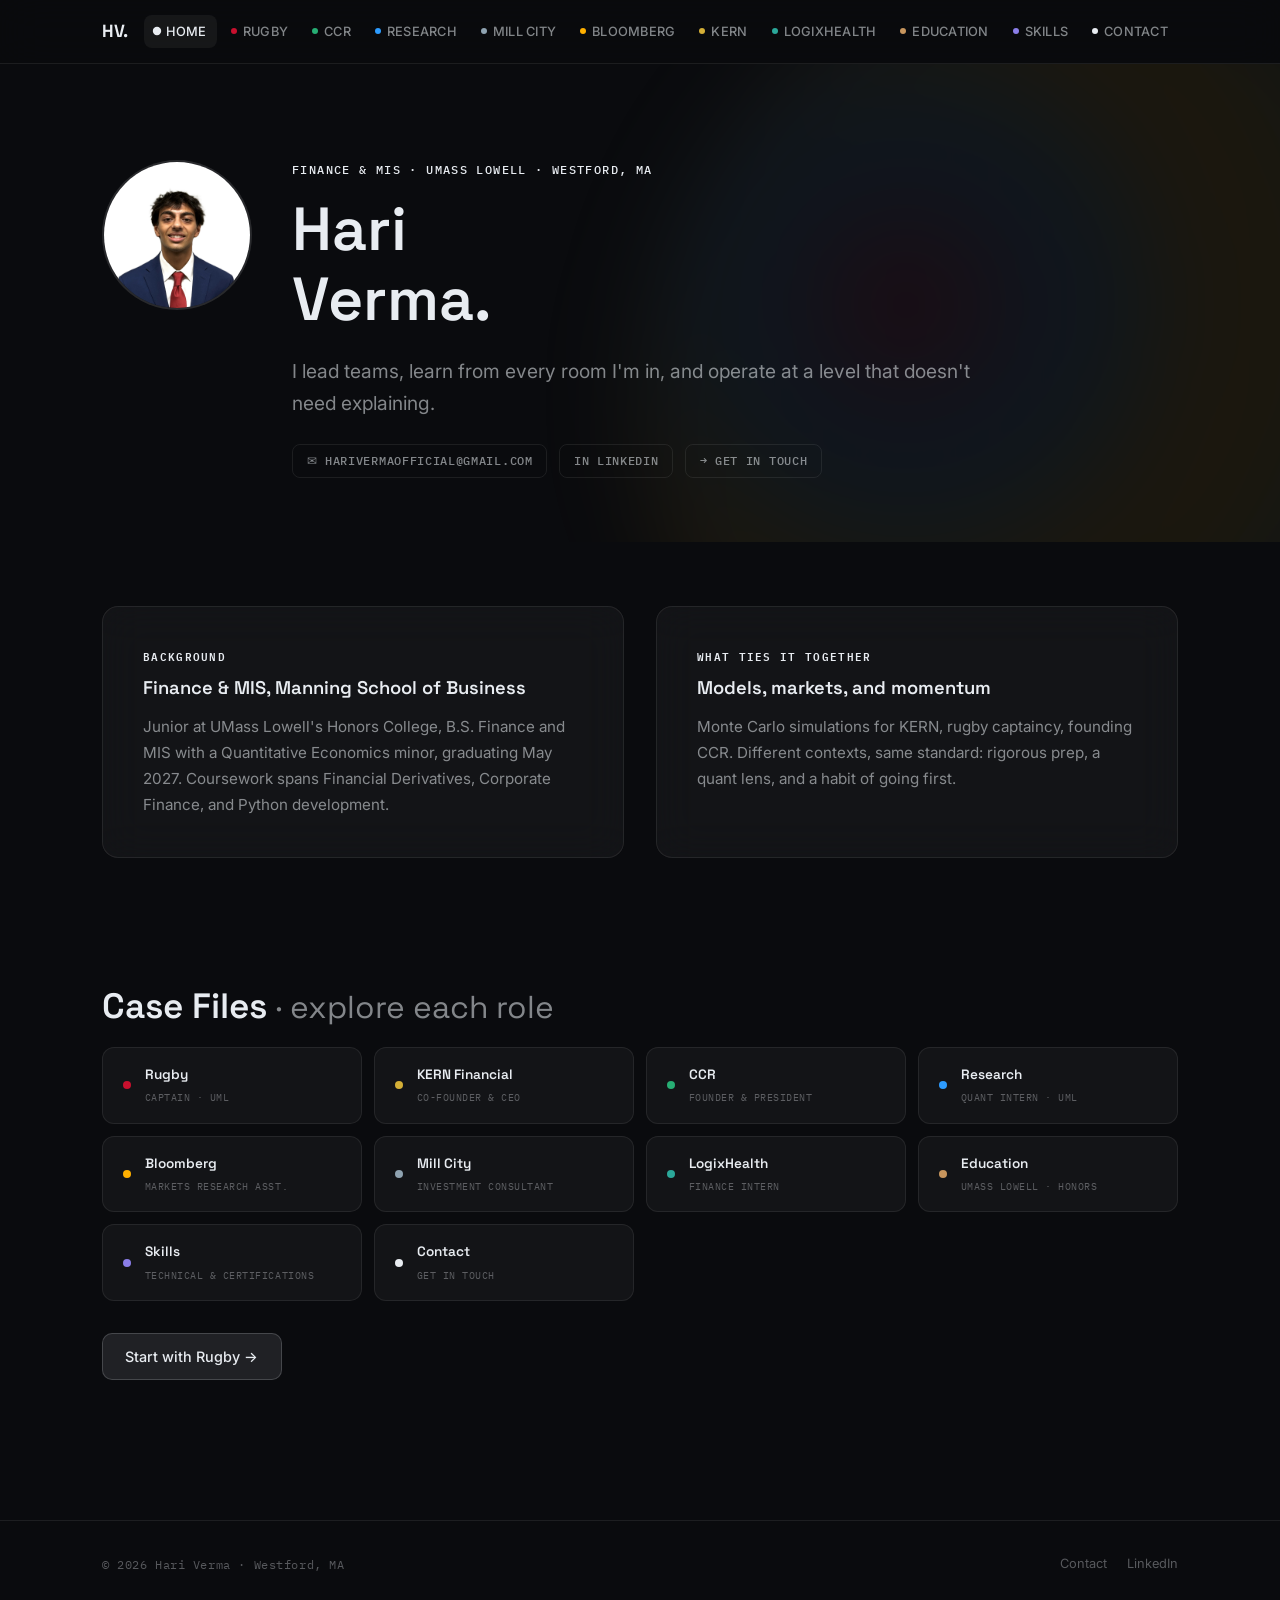
<file: index.html>
<!DOCTYPE html>
<html lang="en">
<head>
  <meta charset="UTF-8" />
  <meta name="viewport" content="width=device-width, initial-scale=1.0" />
  <title>Hari Verma — Portfolio</title>
  <meta name="description" content="Hari Verma — Finance & MIS student at UMass Lowell, founder, quantitative researcher, and rugby captain." />
  <link rel="preconnect" href="https://fonts.googleapis.com" />
  <link rel="preconnect" href="https://fonts.gstatic.com" crossorigin />
  <link rel="stylesheet" href="css/base.css" />
  <link rel="stylesheet" href="css/themes.css" />

  <style>
    /* Home-only: multi-color gradient blob */
    .hero-blob-home {
      position: absolute;
      width: clamp(400px, 80vw, 900px);
      height: clamp(400px, 80vw, 900px);
      border-radius: 50%;
      background: radial-gradient(circle at 30% 40%,
        rgba(200,16,46,0.10) 0%,
        rgba(45,156,255,0.08) 20%,
        rgba(255,176,0,0.08) 38%,
        rgba(212,175,55,0.07) 52%,
        rgba(43,168,154,0.07) 65%,
        rgba(139,126,232,0.06) 80%,
        transparent 100%
      );
      top: -25%;
      right: -20%;
      pointer-events: none;
      z-index: 0;
      filter: blur(50px);
    }

    .profile-wrap {
      display: flex;
      align-items: flex-start;
      gap: 2.5rem;
      flex-wrap: wrap;
    }

    .profile-img {
      width: clamp(100px, 18vw, 150px);
      height: clamp(100px, 18vw, 150px);
      border-radius: 50%;
      object-fit: cover;
      border: 2px solid var(--border);
      flex-shrink: 0;
      background: rgba(255,255,255,0.05);
    }

    .profile-text {
      flex: 1;
      min-width: 240px;
    }

    .connect-row {
      display: flex;
      flex-wrap: wrap;
      gap: 0.75rem;
      margin-top: 1.5rem;
    }

    .connect-link {
      display: inline-flex;
      align-items: center;
      gap: 0.4rem;
      font-family: var(--font-mono);
      font-size: 0.72rem;
      font-weight: 500;
      letter-spacing: 0.06em;
      text-transform: uppercase;
      color: var(--text-secondary);
      padding: 0.4rem 0.85rem;
      border: 1px solid var(--border);
      border-radius: 8px;
      transition: color var(--transition-fast), border-color var(--transition-fast);
    }

    .connect-link:hover {
      color: var(--accent);
      border-color: var(--accent-border);
      opacity: 1;
    }

    .page-index {
      margin-top: clamp(3rem, 6vw, 5rem);
    }

    .page-index-grid {
      display: grid;
      grid-template-columns: repeat(auto-fill, minmax(min(100%, 220px), 1fr));
      gap: 0.75rem;
    }

    .page-card {
      display: flex;
      align-items: center;
      gap: 0.85rem;
      padding: 1rem 1.25rem;
      background: var(--surface);
      border: 1px solid var(--border);
      border-radius: 12px;
      text-decoration: none;
      transition: border-color var(--transition-med), transform var(--transition-fast);
    }

    .page-card:hover {
      border-color: var(--card-accent-border);
      transform: translateY(-2px);
      opacity: 1;
    }

    .page-card-dot {
      width: 8px;
      height: 8px;
      border-radius: 50%;
      flex-shrink: 0;
    }

    .page-card-text {
      display: flex;
      flex-direction: column;
      gap: 0.2rem;
    }

    .page-card-name {
      font-size: 0.85rem;
      font-weight: 600;
      color: var(--text-primary);
      font-family: var(--font-display);
    }

    .page-card-role {
      font-family: var(--font-mono);
      font-size: 0.65rem;
      letter-spacing: 0.05em;
      text-transform: uppercase;
      color: var(--text-muted);
    }
  </style>
</head>
<body data-theme="home">

  <!-- ── Navigation ── -->
  <nav class="site-nav" aria-label="Main navigation">
    <div class="nav-inner">
      <a href="index.html" class="nav-logo" aria-label="Hari Verma home">HV<span>.</span></a>

      <ul class="nav-links" role="list">
        <li><a href="index.html" aria-current="page"><span class="nav-dot dot-home" aria-hidden="true"></span>Home</a></li>
        <li><a href="rugby.html"><span class="nav-dot dot-rugby" aria-hidden="true"></span>Rugby</a></li>
        <li><a href="ccr.html"><span class="nav-dot dot-ccr" aria-hidden="true"></span>CCR</a></li>
        <li><a href="research.html"><span class="nav-dot dot-research" aria-hidden="true"></span>Research</a></li>
        <li><a href="millcity.html"><span class="nav-dot dot-millcity" aria-hidden="true"></span>Mill City</a></li>
        <li><a href="bloomberg.html"><span class="nav-dot dot-bloomberg" aria-hidden="true"></span>Bloomberg</a></li>
        <li><a href="kern.html"><span class="nav-dot dot-kern" aria-hidden="true"></span>KERN</a></li>
        <li><a href="logixhealth.html"><span class="nav-dot dot-logixhealth" aria-hidden="true"></span>LogixHealth</a></li>
        <li><a href="education.html"><span class="nav-dot dot-education" aria-hidden="true"></span>Education</a></li>
        <li><a href="skills.html"><span class="nav-dot dot-skills" aria-hidden="true"></span>Skills</a></li>
        <li><a href="contact.html"><span class="nav-dot dot-contact" aria-hidden="true"></span>Contact</a></li>
      </ul>

      <button class="nav-toggle" aria-expanded="false" aria-controls="nav-drawer" aria-label="Open navigation menu">
        <span aria-hidden="true"></span>
        <span aria-hidden="true"></span>
        <span aria-hidden="true"></span>
      </button>
    </div>
  </nav>

  <!-- Mobile drawer -->
  <nav id="nav-drawer" class="nav-drawer" aria-label="Mobile navigation">
    <ul role="list">
      <li><a href="index.html" aria-current="page"><span class="nav-dot dot-home" aria-hidden="true"></span>Home</a></li>
      <li><a href="rugby.html"><span class="nav-dot dot-rugby" aria-hidden="true"></span>Rugby</a></li>
      <li><a href="ccr.html"><span class="nav-dot dot-ccr" aria-hidden="true"></span>CCR</a></li>
      <li><a href="research.html"><span class="nav-dot dot-research" aria-hidden="true"></span>Research</a></li>
      <li><a href="millcity.html"><span class="nav-dot dot-millcity" aria-hidden="true"></span>Mill City</a></li>
      <li><a href="bloomberg.html"><span class="nav-dot dot-bloomberg" aria-hidden="true"></span>Bloomberg</a></li>
      <li><a href="kern.html"><span class="nav-dot dot-kern" aria-hidden="true"></span>KERN</a></li>
      <li><a href="logixhealth.html"><span class="nav-dot dot-logixhealth" aria-hidden="true"></span>LogixHealth</a></li>
      <li><a href="education.html"><span class="nav-dot dot-education" aria-hidden="true"></span>Education</a></li>
      <li><a href="skills.html"><span class="nav-dot dot-skills" aria-hidden="true"></span>Skills</a></li>
      <li><a href="contact.html"><span class="nav-dot dot-contact" aria-hidden="true"></span>Contact</a></li>
    </ul>
  </nav>

  <main id="main-content">

    <!-- ── Hero ── -->
    <header class="hero">
      <div class="hero-blob-home" aria-hidden="true"></div>
      <div class="page-wrapper hero-content">

        <div class="profile-wrap animate-in">
          <img
            src="assets/images/HV_Headshot.jpeg"
            alt="Hari Verma"
            class="profile-img"
            width="150"
            height="150"
          />
          <div class="profile-text">
            <span class="hero-label">Finance &amp; MIS · UMass Lowell · Westford, MA</span>
            <h1 class="hero-title">Hari<br /><span class="accent">Verma.</span></h1>
            <p class="hero-thesis">
              I lead teams, learn from every room I'm in, and operate at a level that doesn't need explaining.
            </p>

            <div class="connect-row">
              <a href="mailto:harivermaofficial@gmail.com" class="connect-link">
                ✉ harivermaofficial@gmail.com
              </a>
              <a href="https://www.linkedin.com/in/hari-verma-7324092ab/" class="connect-link" target="_blank" rel="noopener noreferrer">
                in LinkedIn
              </a>
              <a href="contact.html" class="connect-link">
                → Get in touch
              </a>
            </div>
          </div>
        </div>

      </div>
    </header>

    <!-- ── About panels ── -->
    <section class="section" aria-labelledby="about-heading">
      <div class="page-wrapper">

        <div class="panels-grid">
          <div class="glass-panel animate-in">
            <span class="panel-label">Background</span>
            <h2 class="panel-title" id="about-heading">Finance &amp; MIS, Manning School of Business</h2>
            <p class="panel-body">
              Junior at UMass Lowell's Honors College, B.S. Finance and MIS with a Quantitative Economics minor, graduating May 2027.
              Coursework spans Financial Derivatives, Corporate Finance, and Python development.
            </p>
          </div>

          <div class="glass-panel animate-in">
            <span class="panel-label">What ties it together</span>
            <h2 class="panel-title">Models, markets, and momentum</h2>
            <p class="panel-body">
              Monte Carlo simulations for KERN, rugby captaincy, founding CCR. Different contexts, same standard: rigorous prep, a quant lens, and a habit of going first.
            </p>
          </div>
        </div>

      </div>
    </section>

    <!-- ── Page index / site map ── -->
    <section class="section" aria-labelledby="case-files-heading">
      <div class="page-wrapper">
        <h2 id="case-files-heading" class="animate-in" style="margin-bottom: 1.25rem;">
          Case Files <span style="color: var(--text-secondary); font-size: 0.9em; font-weight: 400;">· explore each role</span>
        </h2>

        <div class="page-index-grid animate-in">

          <a href="rugby.html" class="page-card" style="--card-accent-border: rgba(200,16,46,0.35);">
            <span class="page-card-dot dot-rugby" aria-hidden="true"></span>
            <div class="page-card-text">
              <span class="page-card-name">Rugby</span>
              <span class="page-card-role">Captain · UML</span>
            </div>
          </a>

          <a href="kern.html" class="page-card" style="--card-accent-border: rgba(212,175,55,0.35);">
            <span class="page-card-dot dot-kern" aria-hidden="true"></span>
            <div class="page-card-text">
              <span class="page-card-name">KERN Financial</span>
              <span class="page-card-role">Co-Founder &amp; CEO</span>
            </div>
          </a>

          <a href="ccr.html" class="page-card" style="--card-accent-border: rgba(39,174,116,0.35);">
            <span class="page-card-dot dot-ccr" aria-hidden="true"></span>
            <div class="page-card-text">
              <span class="page-card-name">CCR</span>
              <span class="page-card-role">Founder &amp; President</span>
            </div>
          </a>

          <a href="research.html" class="page-card" style="--card-accent-border: rgba(45,156,255,0.35);">
            <span class="page-card-dot dot-research" aria-hidden="true"></span>
            <div class="page-card-text">
              <span class="page-card-name">Research</span>
              <span class="page-card-role">Quant Intern · UML</span>
            </div>
          </a>

          <a href="bloomberg.html" class="page-card" style="--card-accent-border: rgba(255,176,0,0.35);">
            <span class="page-card-dot dot-bloomberg" aria-hidden="true"></span>
            <div class="page-card-text">
              <span class="page-card-name">Bloomberg</span>
              <span class="page-card-role">Markets Research Asst.</span>
            </div>
          </a>

          <a href="millcity.html" class="page-card" style="--card-accent-border: rgba(143,163,177,0.35);">
            <span class="page-card-dot dot-millcity" aria-hidden="true"></span>
            <div class="page-card-text">
              <span class="page-card-name">Mill City</span>
              <span class="page-card-role">Investment Consultant</span>
            </div>
          </a>

          <a href="logixhealth.html" class="page-card" style="--card-accent-border: rgba(43,168,154,0.35);">
            <span class="page-card-dot dot-logixhealth" aria-hidden="true"></span>
            <div class="page-card-text">
              <span class="page-card-name">LogixHealth</span>
              <span class="page-card-role">Finance Intern</span>
            </div>
          </a>

          <a href="education.html" class="page-card" style="--card-accent-border: rgba(200,150,94,0.35);">
            <span class="page-card-dot dot-education" aria-hidden="true"></span>
            <div class="page-card-text">
              <span class="page-card-name">Education</span>
              <span class="page-card-role">UMass Lowell · Honors</span>
            </div>
          </a>

          <a href="skills.html" class="page-card" style="--card-accent-border: rgba(139,126,232,0.35);">
            <span class="page-card-dot dot-skills" aria-hidden="true"></span>
            <div class="page-card-text">
              <span class="page-card-name">Skills</span>
              <span class="page-card-role">Technical &amp; Certifications</span>
            </div>
          </a>

          <a href="contact.html" class="page-card" style="--card-accent-border: rgba(232,236,241,0.25);">
            <span class="page-card-dot dot-contact" aria-hidden="true"></span>
            <div class="page-card-text">
              <span class="page-card-name">Contact</span>
              <span class="page-card-role">Get in touch</span>
            </div>
          </a>

        </div>

        <div style="margin-top: 2rem;" class="animate-in">
          <a href="rugby.html" class="btn">Start with Rugby &rarr;</a>
        </div>

      </div>
    </section>

  </main>

  <footer class="site-footer">
    <div class="footer-inner">
      <span class="footer-copy">© 2026 Hari Verma · Westford, MA</span>
      <nav class="footer-nav" aria-label="Footer navigation">
        <a href="contact.html">Contact</a>
        <a href="https://www.linkedin.com/in/hari-verma-7324092ab/" target="_blank" rel="noopener noreferrer">LinkedIn</a>
      </nav>
    </div>
  </footer>

  <script src="js/nav.js"></script>
</body>
</html>
</file>
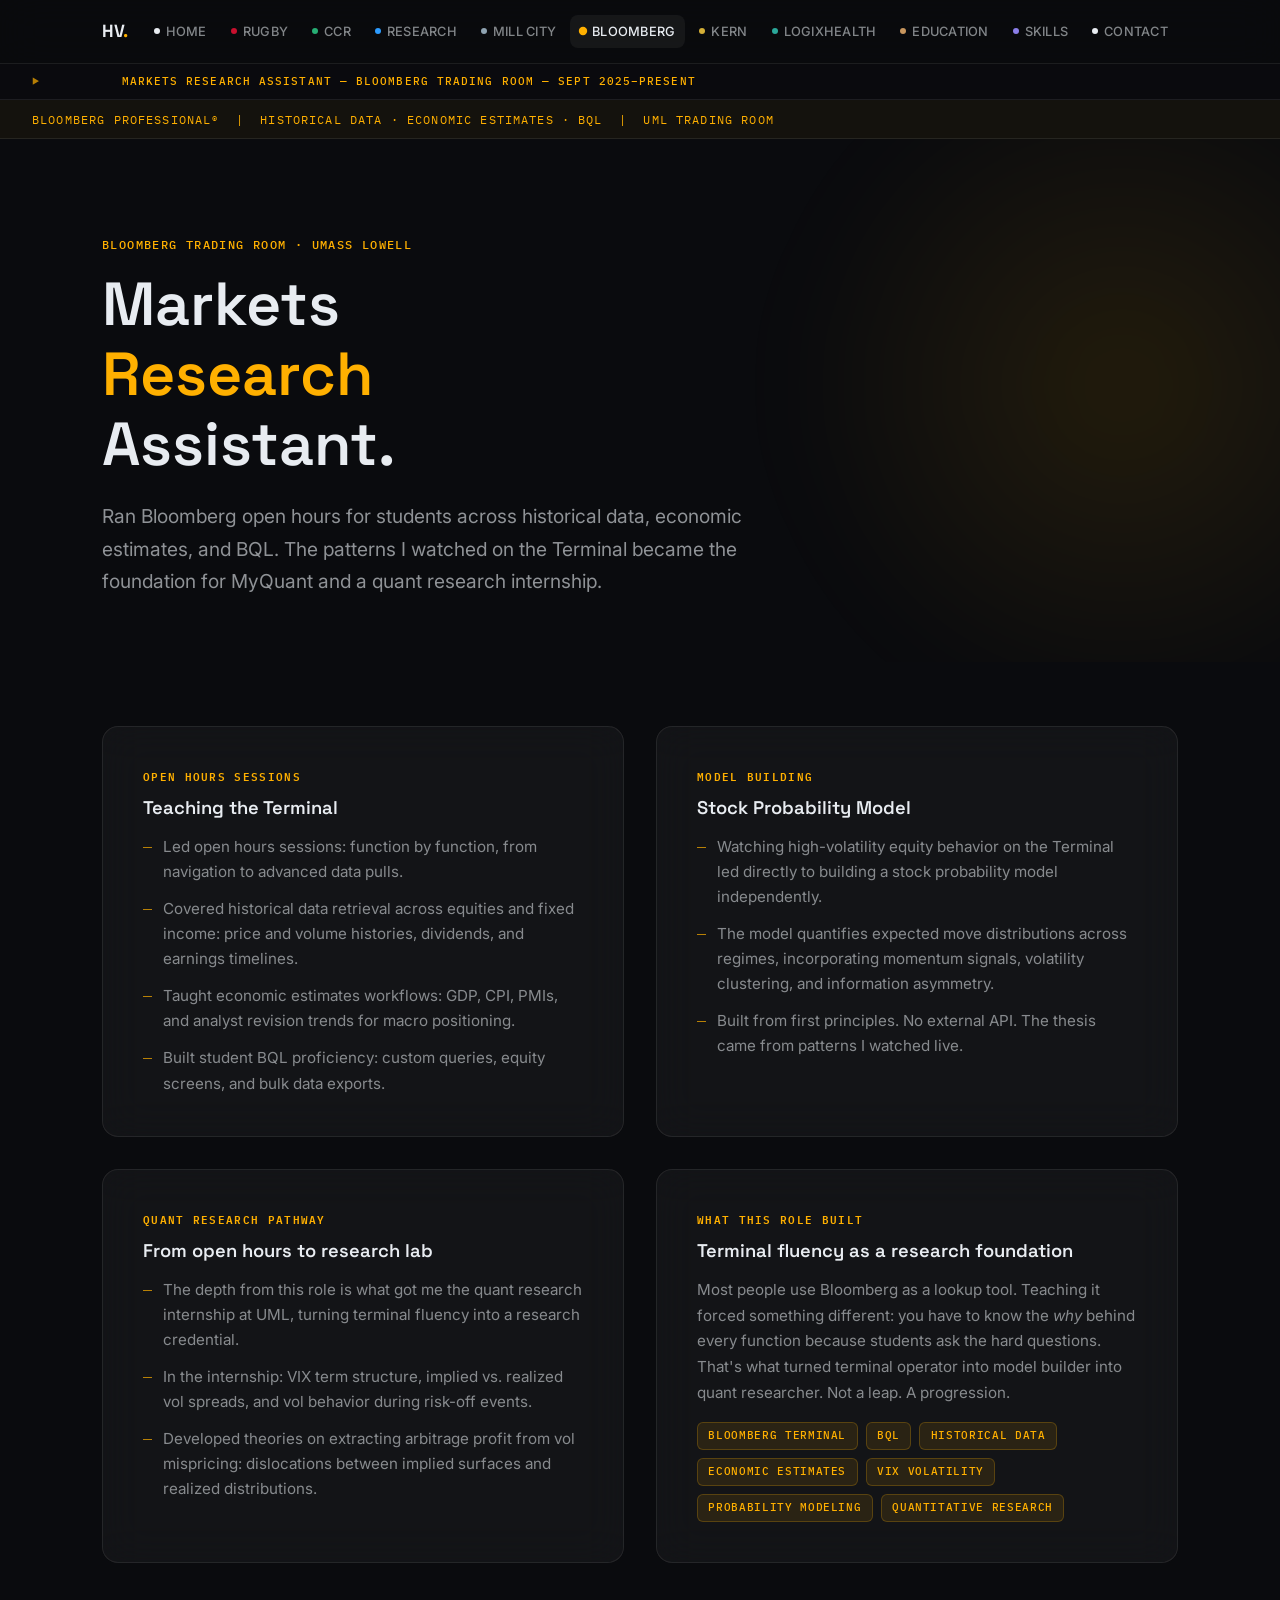
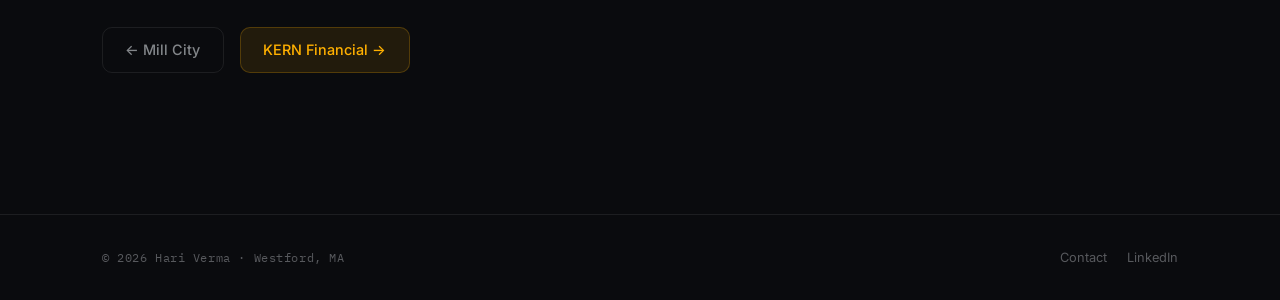
<file: bloomberg.html>
<!DOCTYPE html>
<html lang="en">
<head>
  <meta charset="UTF-8" />
  <meta name="viewport" content="width=device-width, initial-scale=1.0" />
  <title>Bloomberg Trading Room — Hari Verma</title>
  <meta name="description" content="Hari Verma — Markets Research Assistant, Bloomberg Trading Room, UMass Lowell." />
  <link rel="preconnect" href="https://fonts.googleapis.com" />
  <link rel="preconnect" href="https://fonts.gstatic.com" crossorigin />
  <link rel="stylesheet" href="css/base.css" />
  <link rel="stylesheet" href="css/themes.css" />

  <style>
    /* Terminal-amber on dark: extra contrast enforcement for this theme */
    [data-theme="bloomberg"] .hero-thesis {
      color: rgba(232, 236, 241, 0.60);
    }

    .terminal-banner {
      font-family: var(--font-mono);
      font-size: 0.72rem;
      letter-spacing: 0.1em;
      color: var(--accent);
      padding: 0.6rem clamp(1rem, 4vw, 2rem);
      border-bottom: 1px solid var(--border);
      background: rgba(255, 176, 0, 0.04);
      white-space: nowrap;
      overflow: hidden;
      text-overflow: ellipsis;
    }
  </style>
</head>
<body data-theme="bloomberg">

  <nav class="site-nav" aria-label="Main navigation">
    <div class="nav-inner">
      <a href="index.html" class="nav-logo" aria-label="Hari Verma home">HV<span>.</span></a>
      <ul class="nav-links" role="list">
        <li><a href="index.html"><span class="nav-dot dot-home" aria-hidden="true"></span>Home</a></li>
        <li><a href="rugby.html"><span class="nav-dot dot-rugby" aria-hidden="true"></span>Rugby</a></li>
        <li><a href="ccr.html"><span class="nav-dot dot-ccr" aria-hidden="true"></span>CCR</a></li>
        <li><a href="research.html"><span class="nav-dot dot-research" aria-hidden="true"></span>Research</a></li>
        <li><a href="millcity.html"><span class="nav-dot dot-millcity" aria-hidden="true"></span>Mill City</a></li>
        <li><a href="bloomberg.html" aria-current="page"><span class="nav-dot dot-bloomberg" aria-hidden="true"></span>Bloomberg</a></li>
        <li><a href="kern.html"><span class="nav-dot dot-kern" aria-hidden="true"></span>KERN</a></li>
        <li><a href="logixhealth.html"><span class="nav-dot dot-logixhealth" aria-hidden="true"></span>LogixHealth</a></li>
        <li><a href="education.html"><span class="nav-dot dot-education" aria-hidden="true"></span>Education</a></li>
        <li><a href="skills.html"><span class="nav-dot dot-skills" aria-hidden="true"></span>Skills</a></li>
        <li><a href="contact.html"><span class="nav-dot dot-contact" aria-hidden="true"></span>Contact</a></li>
      </ul>
      <button class="nav-toggle" aria-expanded="false" aria-controls="nav-drawer" aria-label="Open navigation menu">
        <span aria-hidden="true"></span><span aria-hidden="true"></span><span aria-hidden="true"></span>
      </button>
    </div>
  </nav>

  <nav id="nav-drawer" class="nav-drawer" aria-label="Mobile navigation">
    <ul role="list">
      <li><a href="index.html"><span class="nav-dot dot-home" aria-hidden="true"></span>Home</a></li>
      <li><a href="rugby.html"><span class="nav-dot dot-rugby" aria-hidden="true"></span>Rugby</a></li>
      <li><a href="ccr.html"><span class="nav-dot dot-ccr" aria-hidden="true"></span>CCR</a></li>
      <li><a href="research.html"><span class="nav-dot dot-research" aria-hidden="true"></span>Research</a></li>
      <li><a href="millcity.html"><span class="nav-dot dot-millcity" aria-hidden="true"></span>Mill City</a></li>
      <li><a href="bloomberg.html" aria-current="page"><span class="nav-dot dot-bloomberg" aria-hidden="true"></span>Bloomberg</a></li>
      <li><a href="kern.html"><span class="nav-dot dot-kern" aria-hidden="true"></span>KERN</a></li>
      <li><a href="logixhealth.html"><span class="nav-dot dot-logixhealth" aria-hidden="true"></span>LogixHealth</a></li>
      <li><a href="education.html"><span class="nav-dot dot-education" aria-hidden="true"></span>Education</a></li>
      <li><a href="skills.html"><span class="nav-dot dot-skills" aria-hidden="true"></span>Skills</a></li>
      <li><a href="contact.html"><span class="nav-dot dot-contact" aria-hidden="true"></span>Contact</a></li>
    </ul>
  </nav>

  <div class="ticker-bar" role="banner" aria-label="Role ticker">
    <div class="ticker-inner">
      <span class="ticker-text">MARKETS RESEARCH ASSISTANT — BLOOMBERG TRADING ROOM — SEPT 2025–PRESENT</span>
    </div>
  </div>

  <!-- Terminal-style header line — homage to the actual Bloomberg terminal -->
  <div class="terminal-banner" aria-hidden="true">
    BLOOMBERG PROFESSIONAL® &nbsp;|&nbsp; HISTORICAL DATA · ECONOMIC ESTIMATES · BQL &nbsp;|&nbsp; UML TRADING ROOM
  </div>

  <main id="main-content">

    <header class="hero">
      <div class="hero-blob" aria-hidden="true"></div>
      <div class="page-wrapper hero-content">
        <span class="hero-label animate-in">Bloomberg Trading Room · UMass Lowell</span>
        <h1 class="hero-title animate-in">Markets<br /><span class="accent">Research</span><br />Assistant.</h1>
        <p class="hero-thesis animate-in">
          Ran Bloomberg open hours for students across historical data, economic estimates, and BQL. The patterns I watched on the Terminal became the foundation for MyQuant and a quant research internship.
        </p>
      </div>
    </header>

    <section class="section" aria-labelledby="bloomberg-panels">
      <div class="page-wrapper">
        <h2 class="sr-only" id="bloomberg-panels">Role details</h2>
        <div class="panels-grid">

          <div class="glass-panel animate-in">
            <span class="panel-label">Open Hours Sessions</span>
            <h3 class="panel-title">Teaching the Terminal</h3>
            <ul class="panel-list">
              <li>Led open hours sessions: function by function, from navigation to advanced data pulls.</li>
              <li>Covered historical data retrieval across equities and fixed income: price and volume histories, dividends, and earnings timelines.</li>
              <li>Taught economic estimates workflows: GDP, CPI, PMIs, and analyst revision trends for macro positioning.</li>
              <li>Built student BQL proficiency: custom queries, equity screens, and bulk data exports.</li>
            </ul>
          </div>

          <div class="glass-panel animate-in">
            <span class="panel-label">Model Building</span>
            <h3 class="panel-title">Stock Probability Model</h3>
            <ul class="panel-list">
              <li>Watching high-volatility equity behavior on the Terminal led directly to building a stock probability model independently.</li>
              <li>The model quantifies expected move distributions across regimes, incorporating momentum signals, volatility clustering, and information asymmetry.</li>
              <li>Built from first principles. No external API. The thesis came from patterns I watched live.</li>
            </ul>
          </div>

          <div class="glass-panel animate-in">
            <span class="panel-label">Quant Research Pathway</span>
            <h3 class="panel-title">From open hours to research lab</h3>
            <ul class="panel-list">
              <li>The depth from this role is what got me the quant research internship at UML, turning terminal fluency into a research credential.</li>
              <li>In the internship: VIX term structure, implied vs. realized vol spreads, and vol behavior during risk-off events.</li>
              <li>Developed theories on extracting arbitrage profit from vol mispricing: dislocations between implied surfaces and realized distributions.</li>
            </ul>
          </div>

          <div class="glass-panel animate-in">
            <span class="panel-label">What This Role Built</span>
            <h3 class="panel-title">Terminal fluency as a research foundation</h3>
            <p class="panel-body">
              Most people use Bloomberg as a lookup tool. Teaching it forced something different: you have to know the <em>why</em> behind every function because students ask the hard questions. That's what turned terminal operator into model builder into quant researcher. Not a leap. A progression.
            </p>
            <div class="tags">
              <span class="tag">Bloomberg Terminal</span>
              <span class="tag">BQL</span>
              <span class="tag">Historical Data</span>
              <span class="tag">Economic Estimates</span>
              <span class="tag">VIX Volatility</span>
              <span class="tag">Probability Modeling</span>
              <span class="tag">Quantitative Research</span>
            </div>
          </div>

        </div>

        <div style="display: flex; gap: 1rem; flex-wrap: wrap;">
          <a href="millcity.html" class="btn btn-ghost">&larr; Mill City</a>
          <a href="kern.html" class="btn">KERN Financial &rarr;</a>
        </div>
      </div>
    </section>

  </main>

  <footer class="site-footer">
    <div class="footer-inner">
      <span class="footer-copy">© 2026 Hari Verma · Westford, MA</span>
      <nav class="footer-nav" aria-label="Footer navigation">
        <a href="contact.html">Contact</a>
        <a href="https://www.linkedin.com/in/hari-verma-7324092ab/" target="_blank" rel="noopener noreferrer">LinkedIn</a>
      </nav>
    </div>
  </footer>

  <script src="js/nav.js"></script>
</body>
</html>
</file>
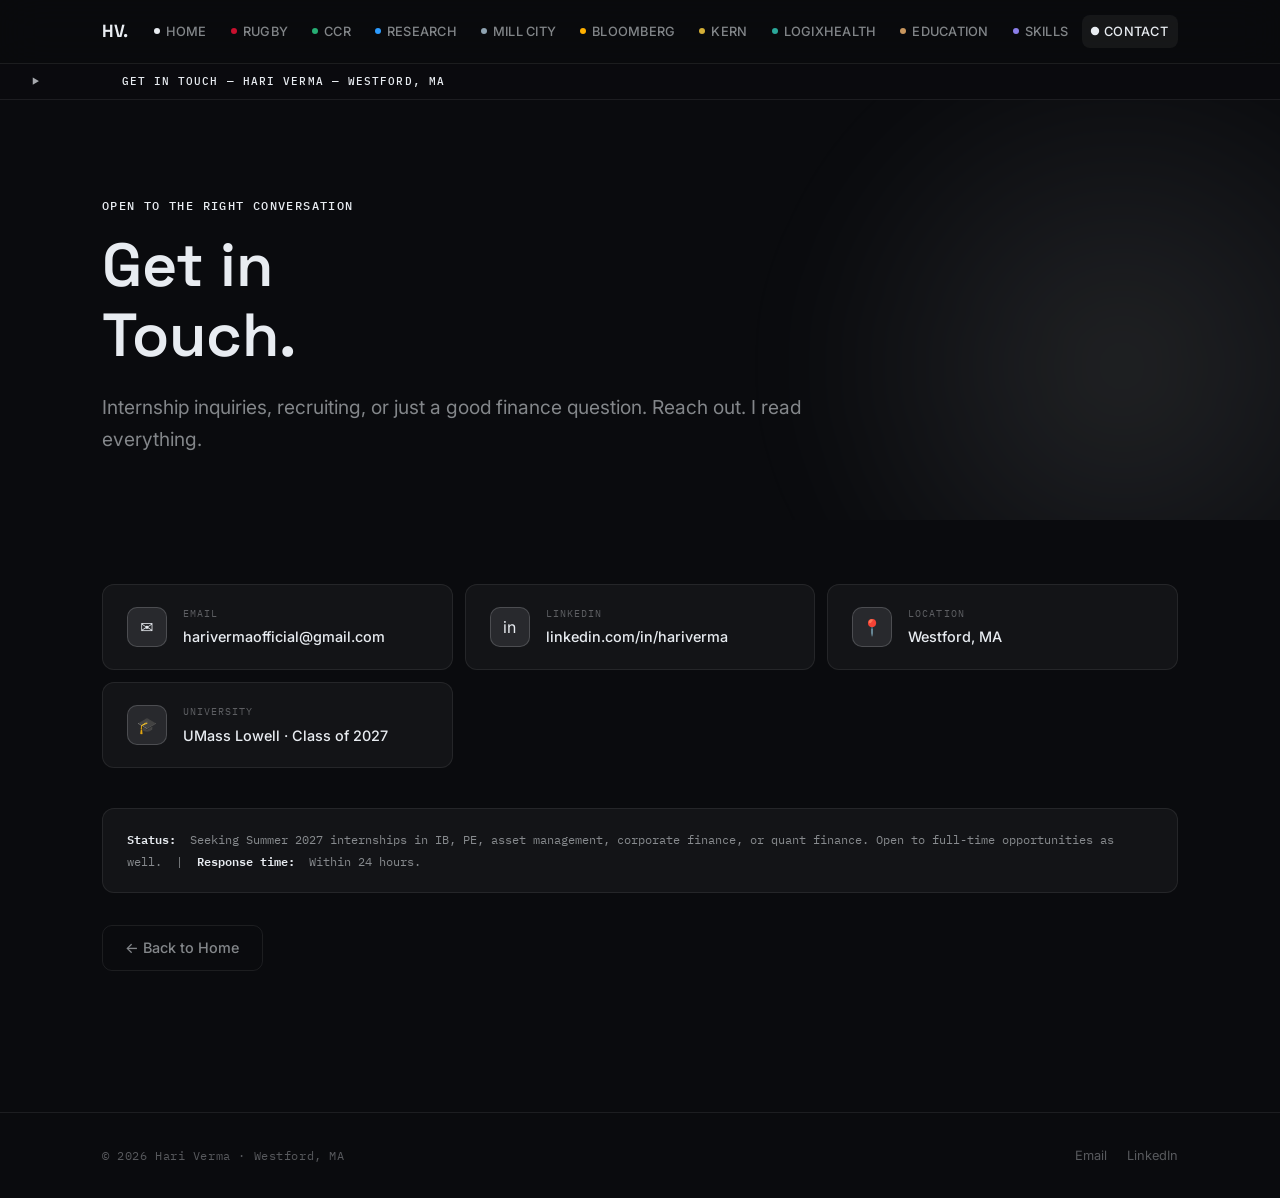
<file: contact.html>
<!DOCTYPE html>
<html lang="en">
<head>
  <meta charset="UTF-8" />
  <meta name="viewport" content="width=device-width, initial-scale=1.0" />
  <title>Contact — Hari Verma</title>
  <meta name="description" content="Get in touch with Hari Verma — Finance & MIS student, founder, and quantitative researcher at UMass Lowell." />
  <link rel="preconnect" href="https://fonts.googleapis.com" />
  <link rel="preconnect" href="https://fonts.gstatic.com" crossorigin />
  <link rel="stylesheet" href="css/base.css" />
  <link rel="stylesheet" href="css/themes.css" />

  <style>
    .contact-grid {
      display: grid;
      grid-template-columns: repeat(auto-fill, minmax(min(100%, 280px), 1fr));
      gap: 0.75rem;
    }

    .contact-card {
      display: flex;
      align-items: center;
      gap: 1rem;
      padding: 1.25rem 1.5rem;
      background: var(--surface);
      border: 1px solid var(--border);
      border-radius: 12px;
      text-decoration: none;
      transition: border-color var(--transition-med), transform var(--transition-fast);
    }

    .contact-card:hover {
      border-color: var(--accent-border);
      transform: translateY(-2px);
      opacity: 1;
    }

    .contact-icon {
      width: 40px;
      height: 40px;
      border-radius: 10px;
      background: var(--accent-dim);
      border: 1px solid var(--accent-border);
      display: flex;
      align-items: center;
      justify-content: center;
      font-size: 1rem;
      flex-shrink: 0;
    }

    .contact-detail {
      display: flex;
      flex-direction: column;
      gap: 0.2rem;
      min-width: 0;
    }

    .contact-label {
      font-family: var(--font-mono);
      font-size: 0.65rem;
      letter-spacing: 0.1em;
      text-transform: uppercase;
      color: var(--text-muted);
    }

    .contact-value {
      font-size: 0.9rem;
      font-weight: 500;
      color: var(--text-primary);
      white-space: nowrap;
      overflow: hidden;
      text-overflow: ellipsis;
    }

    .availability-note {
      margin-top: 2.5rem;
      padding: 1.25rem 1.5rem;
      background: var(--surface);
      border: 1px solid var(--border);
      border-radius: 12px;
      font-family: var(--font-mono);
      font-size: 0.78rem;
      color: var(--text-secondary);
      line-height: 1.7;
    }

    .availability-note strong {
      color: var(--accent);
      font-weight: 600;
    }
  </style>
</head>
<body data-theme="home">

  <nav class="site-nav" aria-label="Main navigation">
    <div class="nav-inner">
      <a href="index.html" class="nav-logo" aria-label="Hari Verma home">HV<span>.</span></a>
      <ul class="nav-links" role="list">
        <li><a href="index.html"><span class="nav-dot dot-home" aria-hidden="true"></span>Home</a></li>
        <li><a href="rugby.html"><span class="nav-dot dot-rugby" aria-hidden="true"></span>Rugby</a></li>
        <li><a href="ccr.html"><span class="nav-dot dot-ccr" aria-hidden="true"></span>CCR</a></li>
        <li><a href="research.html"><span class="nav-dot dot-research" aria-hidden="true"></span>Research</a></li>
        <li><a href="millcity.html"><span class="nav-dot dot-millcity" aria-hidden="true"></span>Mill City</a></li>
        <li><a href="bloomberg.html"><span class="nav-dot dot-bloomberg" aria-hidden="true"></span>Bloomberg</a></li>
        <li><a href="kern.html"><span class="nav-dot dot-kern" aria-hidden="true"></span>KERN</a></li>
        <li><a href="logixhealth.html"><span class="nav-dot dot-logixhealth" aria-hidden="true"></span>LogixHealth</a></li>
        <li><a href="education.html"><span class="nav-dot dot-education" aria-hidden="true"></span>Education</a></li>
        <li><a href="skills.html"><span class="nav-dot dot-skills" aria-hidden="true"></span>Skills</a></li>
        <li><a href="contact.html" aria-current="page"><span class="nav-dot dot-contact" aria-hidden="true"></span>Contact</a></li>
      </ul>
      <button class="nav-toggle" aria-expanded="false" aria-controls="nav-drawer" aria-label="Open navigation menu">
        <span aria-hidden="true"></span><span aria-hidden="true"></span><span aria-hidden="true"></span>
      </button>
    </div>
  </nav>

  <nav id="nav-drawer" class="nav-drawer" aria-label="Mobile navigation">
    <ul role="list">
      <li><a href="index.html"><span class="nav-dot dot-home" aria-hidden="true"></span>Home</a></li>
      <li><a href="rugby.html"><span class="nav-dot dot-rugby" aria-hidden="true"></span>Rugby</a></li>
      <li><a href="ccr.html"><span class="nav-dot dot-ccr" aria-hidden="true"></span>CCR</a></li>
      <li><a href="research.html"><span class="nav-dot dot-research" aria-hidden="true"></span>Research</a></li>
      <li><a href="millcity.html"><span class="nav-dot dot-millcity" aria-hidden="true"></span>Mill City</a></li>
      <li><a href="bloomberg.html"><span class="nav-dot dot-bloomberg" aria-hidden="true"></span>Bloomberg</a></li>
      <li><a href="kern.html"><span class="nav-dot dot-kern" aria-hidden="true"></span>KERN</a></li>
      <li><a href="logixhealth.html"><span class="nav-dot dot-logixhealth" aria-hidden="true"></span>LogixHealth</a></li>
      <li><a href="education.html"><span class="nav-dot dot-education" aria-hidden="true"></span>Education</a></li>
      <li><a href="skills.html"><span class="nav-dot dot-skills" aria-hidden="true"></span>Skills</a></li>
      <li><a href="contact.html" aria-current="page"><span class="nav-dot dot-contact" aria-hidden="true"></span>Contact</a></li>
    </ul>
  </nav>

  <div class="ticker-bar" role="banner" aria-label="Role ticker">
    <div class="ticker-inner">
      <span class="ticker-text">GET IN TOUCH — HARI VERMA — WESTFORD, MA</span>
    </div>
  </div>

  <main id="main-content">

    <header class="hero">
      <div class="hero-blob" aria-hidden="true"></div>
      <div class="page-wrapper hero-content">
        <span class="hero-label animate-in">Open to the right conversation</span>
        <h1 class="hero-title animate-in">Get in<br /><span class="accent">Touch.</span></h1>
        <p class="hero-thesis animate-in">
          Internship inquiries, recruiting, or just a good finance question. Reach out. I read everything.
        </p>
      </div>
    </header>

    <section class="section" aria-labelledby="contact-heading">
      <div class="page-wrapper">
        <h2 class="sr-only" id="contact-heading">Contact details</h2>

        <div class="contact-grid animate-in">

          <a href="mailto:harivermaofficial@gmail.com" class="contact-card">
            <div class="contact-icon" aria-hidden="true">✉</div>
            <div class="contact-detail">
              <span class="contact-label">Email</span>
              <span class="contact-value">harivermaofficial@gmail.com</span>
            </div>
          </a>

          <a href="https://www.linkedin.com/in/hari-verma-7324092ab/" class="contact-card" target="_blank" rel="noopener noreferrer">
            <div class="contact-icon" aria-hidden="true">in</div>
            <div class="contact-detail">
              <span class="contact-label">LinkedIn</span>
              <span class="contact-value">linkedin.com/in/hariverma</span>
            </div>
          </a>

          <div class="contact-card" style="cursor: default; pointer-events: none;">
            <div class="contact-icon" aria-hidden="true">📍</div>
            <div class="contact-detail">
              <span class="contact-label">Location</span>
              <span class="contact-value">Westford, MA</span>
            </div>
          </div>

          <div class="contact-card" style="cursor: default; pointer-events: none;">
            <div class="contact-icon" aria-hidden="true">🎓</div>
            <div class="contact-detail">
              <span class="contact-label">University</span>
              <span class="contact-value">UMass Lowell · Class of 2027</span>
            </div>
          </div>

        </div>

        <div class="availability-note animate-in">
          <strong>Status:</strong> &nbsp;Seeking Summer 2027 internships in IB, PE, asset management, corporate finance, or quant finance. Open to full-time opportunities as well. &nbsp;|&nbsp; <strong>Response time:</strong> &nbsp;Within 24 hours.
        </div>

        <div style="margin-top: 2rem;" class="animate-in">
          <a href="index.html" class="btn btn-ghost">&larr; Back to Home</a>
        </div>

      </div>
    </section>

  </main>

  <footer class="site-footer">
    <div class="footer-inner">
      <span class="footer-copy">© 2026 Hari Verma · Westford, MA</span>
      <nav class="footer-nav" aria-label="Footer navigation">
        <a href="mailto:harivermaofficial@gmail.com">Email</a>
        <a href="https://www.linkedin.com/in/hari-verma-7324092ab/" target="_blank" rel="noopener noreferrer">LinkedIn</a>
      </nav>
    </div>
  </footer>

  <script src="js/nav.js"></script>
</body>
</html>
</file>
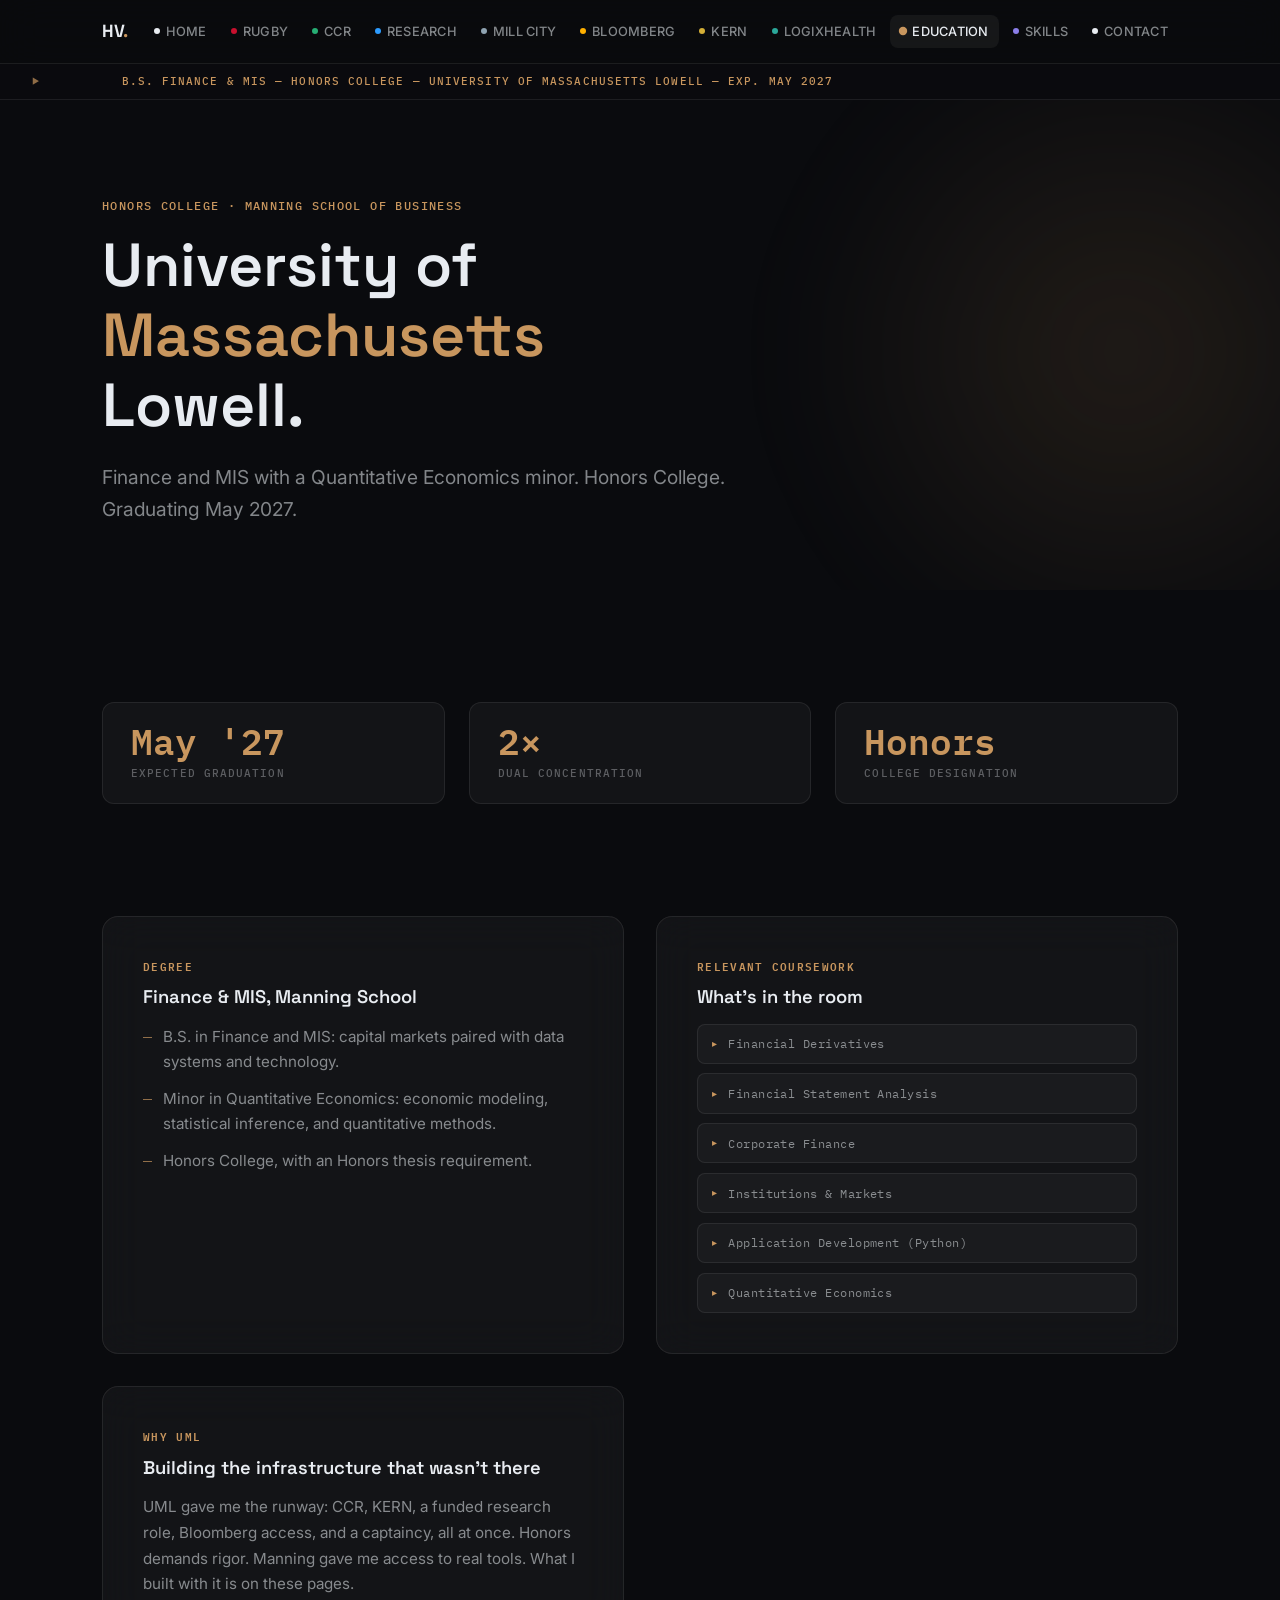
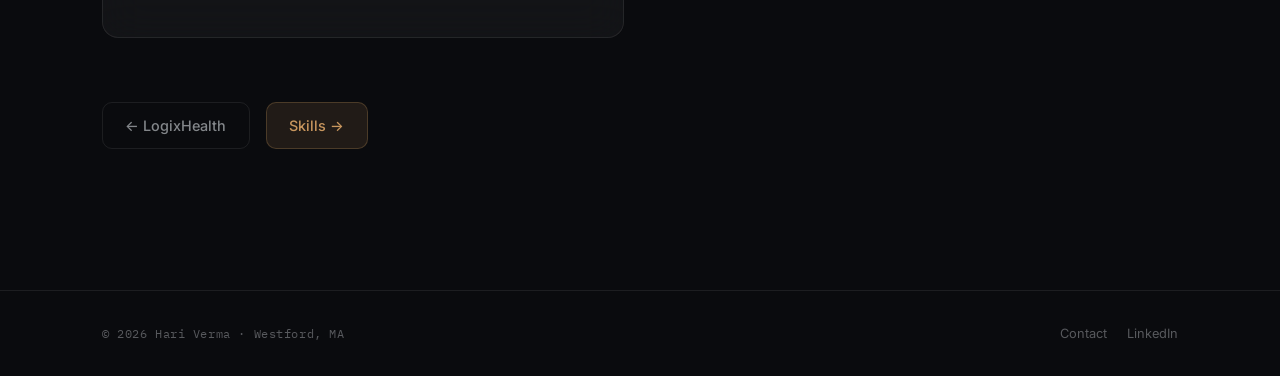
<file: education.html>
<!DOCTYPE html>
<html lang="en">
<head>
  <meta charset="UTF-8" />
  <meta name="viewport" content="width=device-width, initial-scale=1.0" />
  <title>Education — Hari Verma</title>
  <meta name="description" content="Hari Verma — B.S. Finance & MIS, Honors College, University of Massachusetts Lowell. Expected May 2027." />
  <link rel="preconnect" href="https://fonts.googleapis.com" />
  <link rel="preconnect" href="https://fonts.gstatic.com" crossorigin />
  <link rel="stylesheet" href="css/base.css" />
  <link rel="stylesheet" href="css/themes.css" />

  <style>
    .course-grid {
      display: grid;
      grid-template-columns: repeat(auto-fill, minmax(min(100%, 260px), 1fr));
      gap: 0.6rem;
      margin-top: 1rem;
    }

    .course-item {
      display: flex;
      align-items: center;
      gap: 0.65rem;
      padding: 0.6rem 0.9rem;
      background: rgba(255,255,255,0.03);
      border: 1px solid var(--border);
      border-radius: 8px;
      font-family: var(--font-mono);
      font-size: 0.72rem;
      letter-spacing: 0.04em;
      color: var(--text-secondary);
    }

    .course-item::before {
      content: '▸';
      color: var(--accent);
      flex-shrink: 0;
      font-size: 0.6rem;
    }
  </style>
</head>
<body data-theme="education">

  <nav class="site-nav" aria-label="Main navigation">
    <div class="nav-inner">
      <a href="index.html" class="nav-logo" aria-label="Hari Verma home">HV<span>.</span></a>
      <ul class="nav-links" role="list">
        <li><a href="index.html"><span class="nav-dot dot-home" aria-hidden="true"></span>Home</a></li>
        <li><a href="rugby.html"><span class="nav-dot dot-rugby" aria-hidden="true"></span>Rugby</a></li>
        <li><a href="ccr.html"><span class="nav-dot dot-ccr" aria-hidden="true"></span>CCR</a></li>
        <li><a href="research.html"><span class="nav-dot dot-research" aria-hidden="true"></span>Research</a></li>
        <li><a href="millcity.html"><span class="nav-dot dot-millcity" aria-hidden="true"></span>Mill City</a></li>
        <li><a href="bloomberg.html"><span class="nav-dot dot-bloomberg" aria-hidden="true"></span>Bloomberg</a></li>
        <li><a href="kern.html"><span class="nav-dot dot-kern" aria-hidden="true"></span>KERN</a></li>
        <li><a href="logixhealth.html"><span class="nav-dot dot-logixhealth" aria-hidden="true"></span>LogixHealth</a></li>
        <li><a href="education.html" aria-current="page"><span class="nav-dot dot-education" aria-hidden="true"></span>Education</a></li>
        <li><a href="skills.html"><span class="nav-dot dot-skills" aria-hidden="true"></span>Skills</a></li>
        <li><a href="contact.html"><span class="nav-dot dot-contact" aria-hidden="true"></span>Contact</a></li>
      </ul>
      <button class="nav-toggle" aria-expanded="false" aria-controls="nav-drawer" aria-label="Open navigation menu">
        <span aria-hidden="true"></span><span aria-hidden="true"></span><span aria-hidden="true"></span>
      </button>
    </div>
  </nav>

  <nav id="nav-drawer" class="nav-drawer" aria-label="Mobile navigation">
    <ul role="list">
      <li><a href="index.html"><span class="nav-dot dot-home" aria-hidden="true"></span>Home</a></li>
      <li><a href="rugby.html"><span class="nav-dot dot-rugby" aria-hidden="true"></span>Rugby</a></li>
      <li><a href="ccr.html"><span class="nav-dot dot-ccr" aria-hidden="true"></span>CCR</a></li>
      <li><a href="research.html"><span class="nav-dot dot-research" aria-hidden="true"></span>Research</a></li>
      <li><a href="millcity.html"><span class="nav-dot dot-millcity" aria-hidden="true"></span>Mill City</a></li>
      <li><a href="bloomberg.html"><span class="nav-dot dot-bloomberg" aria-hidden="true"></span>Bloomberg</a></li>
      <li><a href="kern.html"><span class="nav-dot dot-kern" aria-hidden="true"></span>KERN</a></li>
      <li><a href="logixhealth.html"><span class="nav-dot dot-logixhealth" aria-hidden="true"></span>LogixHealth</a></li>
      <li><a href="education.html" aria-current="page"><span class="nav-dot dot-education" aria-hidden="true"></span>Education</a></li>
      <li><a href="skills.html"><span class="nav-dot dot-skills" aria-hidden="true"></span>Skills</a></li>
      <li><a href="contact.html"><span class="nav-dot dot-contact" aria-hidden="true"></span>Contact</a></li>
    </ul>
  </nav>

  <div class="ticker-bar" role="banner" aria-label="Role ticker">
    <div class="ticker-inner">
      <span class="ticker-text">B.S. FINANCE &amp; MIS — HONORS COLLEGE — UNIVERSITY OF MASSACHUSETTS LOWELL — EXP. MAY 2027</span>
    </div>
  </div>

  <main id="main-content">

    <header class="hero">
      <div class="hero-blob" aria-hidden="true"></div>
      <div class="page-wrapper hero-content">
        <span class="hero-label animate-in">Honors College · Manning School of Business</span>
        <h1 class="hero-title animate-in">University of<br /><span class="accent">Massachusetts</span><br />Lowell.</h1>
        <p class="hero-thesis animate-in">
          Finance and MIS with a Quantitative Economics minor. Honors College. Graduating May 2027.
        </p>
      </div>
    </header>

    <section class="section" aria-label="Key stats">
      <div class="page-wrapper">
        <div class="stat-row animate-in">
          <div class="stat-card">
            <span class="stat-value">May '27</span>
            <span class="stat-label">Expected Graduation</span>
          </div>
          <div class="stat-card">
            <span class="stat-value">2×</span>
            <span class="stat-label">Dual Concentration</span>
          </div>
          <div class="stat-card">
            <span class="stat-value">Honors</span>
            <span class="stat-label">College Designation</span>
          </div>
        </div>
      </div>
    </section>

    <section class="section" aria-labelledby="edu-panels">
      <div class="page-wrapper">
        <h2 class="sr-only" id="edu-panels">Education details</h2>
        <div class="panels-grid">

          <div class="glass-panel animate-in">
            <span class="panel-label">Degree</span>
            <h3 class="panel-title">Finance &amp; MIS, Manning School</h3>
            <ul class="panel-list">
              <li>B.S. in Finance and MIS: capital markets paired with data systems and technology.</li>
              <li>Minor in Quantitative Economics: economic modeling, statistical inference, and quantitative methods.</li>
              <li>Honors College, with an Honors thesis requirement.</li>
            </ul>
          </div>

          <div class="glass-panel animate-in">
            <span class="panel-label">Relevant Coursework</span>
            <h3 class="panel-title">What's in the room</h3>
            <div class="course-grid" role="list" aria-label="Relevant courses">
              <div class="course-item" role="listitem">Financial Derivatives</div>
              <div class="course-item" role="listitem">Financial Statement Analysis</div>
              <div class="course-item" role="listitem">Corporate Finance</div>
              <div class="course-item" role="listitem">Institutions &amp; Markets</div>
              <div class="course-item" role="listitem">Application Development (Python)</div>
              <div class="course-item" role="listitem">Quantitative Economics</div>
            </div>
          </div>

          <div class="glass-panel animate-in">
            <span class="panel-label">Why UML</span>
            <h3 class="panel-title">Building the infrastructure that wasn't there</h3>
            <p class="panel-body">
              UML gave me the runway: CCR, KERN, a funded research role, Bloomberg access, and a captaincy, all at once. Honors demands rigor. Manning gave me access to real tools. What I built with it is on these pages.
            </p>
          </div>

        </div>

        <div style="display: flex; gap: 1rem; flex-wrap: wrap;">
          <a href="logixhealth.html" class="btn btn-ghost">&larr; LogixHealth</a>
          <a href="skills.html" class="btn">Skills &rarr;</a>
        </div>
      </div>
    </section>

  </main>

  <footer class="site-footer">
    <div class="footer-inner">
      <span class="footer-copy">© 2026 Hari Verma · Westford, MA</span>
      <nav class="footer-nav" aria-label="Footer navigation">
        <a href="contact.html">Contact</a>
        <a href="https://www.linkedin.com/in/hari-verma-7324092ab/" target="_blank" rel="noopener noreferrer">LinkedIn</a>
      </nav>
    </div>
  </footer>

  <script src="js/nav.js"></script>
</body>
</html>
</file>
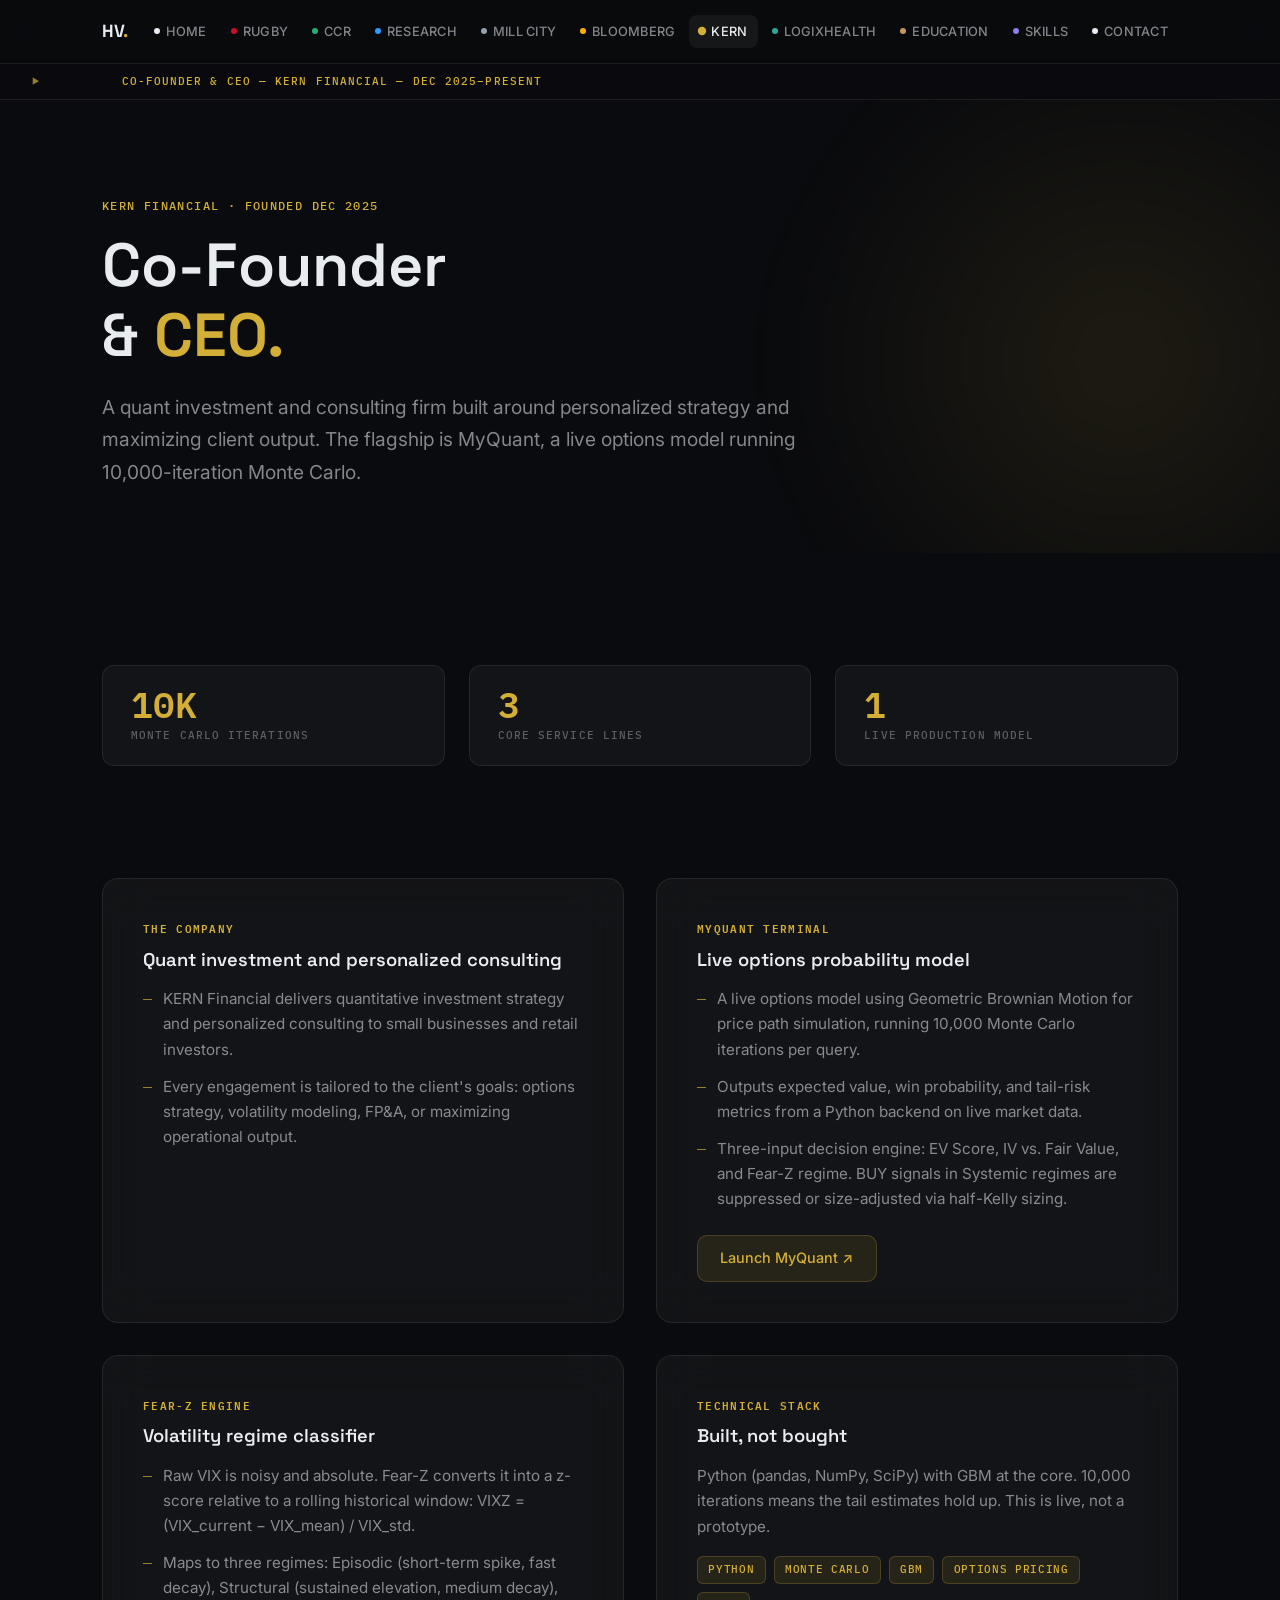
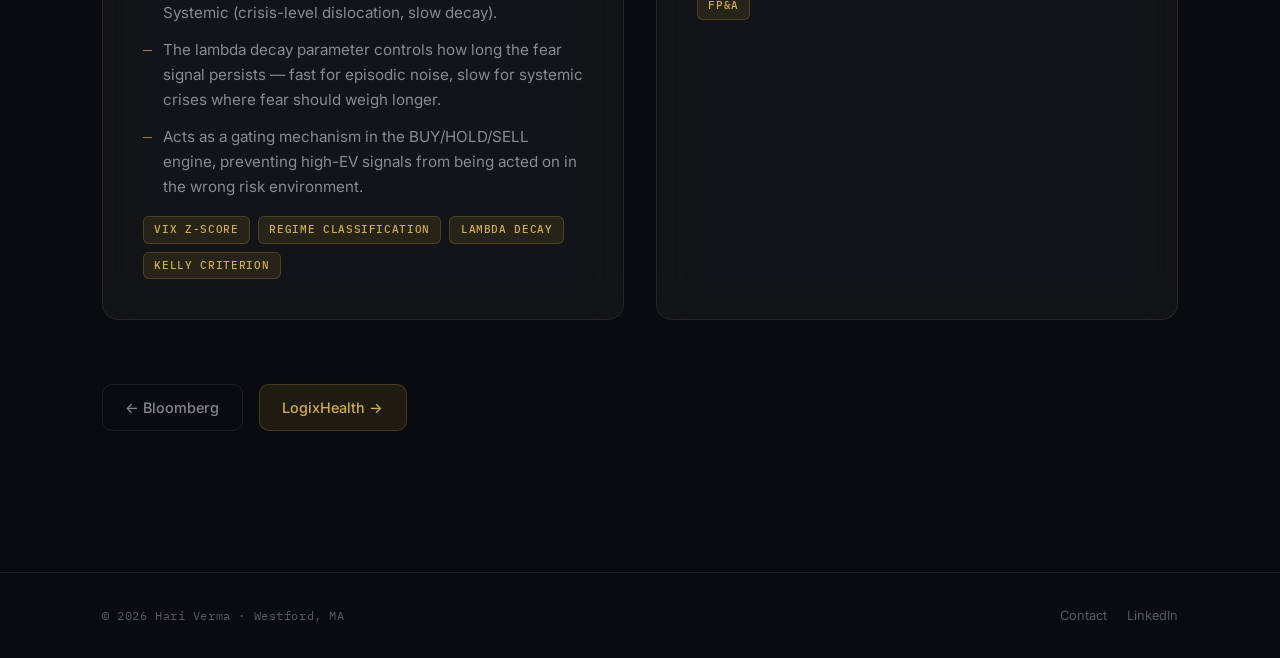
<file: kern.html>
<!DOCTYPE html>
<html lang="en">
<head>
  <meta charset="UTF-8" />
  <meta name="viewport" content="width=device-width, initial-scale=1.0" />
  <title>KERN Financial — Hari Verma</title>
  <meta name="description" content="Hari Verma — Co-Founder & CEO of KERN Financial, a quantitative investment and consulting firm built around personalized strategy and maximizing client output." />
  <link rel="preconnect" href="https://fonts.googleapis.com" />
  <link rel="preconnect" href="https://fonts.gstatic.com" crossorigin />
  <link rel="stylesheet" href="css/base.css" />
  <link rel="stylesheet" href="css/themes.css" />
</head>
<body data-theme="kern">

  <nav class="site-nav" aria-label="Main navigation">
    <div class="nav-inner">
      <a href="index.html" class="nav-logo" aria-label="Hari Verma home">HV<span>.</span></a>
      <ul class="nav-links" role="list">
        <li><a href="index.html"><span class="nav-dot dot-home" aria-hidden="true"></span>Home</a></li>
        <li><a href="rugby.html"><span class="nav-dot dot-rugby" aria-hidden="true"></span>Rugby</a></li>
        <li><a href="ccr.html"><span class="nav-dot dot-ccr" aria-hidden="true"></span>CCR</a></li>
        <li><a href="research.html"><span class="nav-dot dot-research" aria-hidden="true"></span>Research</a></li>
        <li><a href="millcity.html"><span class="nav-dot dot-millcity" aria-hidden="true"></span>Mill City</a></li>
        <li><a href="bloomberg.html"><span class="nav-dot dot-bloomberg" aria-hidden="true"></span>Bloomberg</a></li>
        <li><a href="kern.html" aria-current="page"><span class="nav-dot dot-kern" aria-hidden="true"></span>KERN</a></li>
        <li><a href="logixhealth.html"><span class="nav-dot dot-logixhealth" aria-hidden="true"></span>LogixHealth</a></li>
        <li><a href="education.html"><span class="nav-dot dot-education" aria-hidden="true"></span>Education</a></li>
        <li><a href="skills.html"><span class="nav-dot dot-skills" aria-hidden="true"></span>Skills</a></li>
        <li><a href="contact.html"><span class="nav-dot dot-contact" aria-hidden="true"></span>Contact</a></li>
      </ul>
      <button class="nav-toggle" aria-expanded="false" aria-controls="nav-drawer" aria-label="Open navigation menu">
        <span aria-hidden="true"></span><span aria-hidden="true"></span><span aria-hidden="true"></span>
      </button>
    </div>
  </nav>

  <nav id="nav-drawer" class="nav-drawer" aria-label="Mobile navigation">
    <ul role="list">
      <li><a href="index.html"><span class="nav-dot dot-home" aria-hidden="true"></span>Home</a></li>
      <li><a href="rugby.html"><span class="nav-dot dot-rugby" aria-hidden="true"></span>Rugby</a></li>
      <li><a href="ccr.html"><span class="nav-dot dot-ccr" aria-hidden="true"></span>CCR</a></li>
      <li><a href="research.html"><span class="nav-dot dot-research" aria-hidden="true"></span>Research</a></li>
      <li><a href="millcity.html"><span class="nav-dot dot-millcity" aria-hidden="true"></span>Mill City</a></li>
      <li><a href="bloomberg.html"><span class="nav-dot dot-bloomberg" aria-hidden="true"></span>Bloomberg</a></li>
      <li><a href="kern.html" aria-current="page"><span class="nav-dot dot-kern" aria-hidden="true"></span>KERN</a></li>
      <li><a href="logixhealth.html"><span class="nav-dot dot-logixhealth" aria-hidden="true"></span>LogixHealth</a></li>
      <li><a href="education.html"><span class="nav-dot dot-education" aria-hidden="true"></span>Education</a></li>
      <li><a href="skills.html"><span class="nav-dot dot-skills" aria-hidden="true"></span>Skills</a></li>
      <li><a href="contact.html"><span class="nav-dot dot-contact" aria-hidden="true"></span>Contact</a></li>
    </ul>
  </nav>

  <div class="ticker-bar" role="banner" aria-label="Role ticker">
    <div class="ticker-inner">
      <span class="ticker-text">CO-FOUNDER &amp; CEO — KERN FINANCIAL — DEC 2025–PRESENT</span>
    </div>
  </div>

  <main id="main-content">

    <header class="hero">
      <div class="hero-blob" aria-hidden="true"></div>
      <div class="page-wrapper hero-content">
        <span class="hero-label animate-in">KERN Financial · Founded Dec 2025</span>
        <h1 class="hero-title animate-in">Co-Founder<br />&amp; <span class="accent">CEO.</span></h1>
        <p class="hero-thesis animate-in">
          A quant investment and consulting firm built around personalized strategy and maximizing client output. The flagship is MyQuant, a live options model running 10,000-iteration Monte Carlo.
        </p>
      </div>
    </header>

    <section class="section" aria-label="Key stats">
      <div class="page-wrapper">
        <div class="stat-row animate-in">
          <div class="stat-card">
            <span class="stat-value">10K</span>
            <span class="stat-label">Monte Carlo Iterations</span>
          </div>
          <div class="stat-card">
            <span class="stat-value">3</span>
            <span class="stat-label">Core Service Lines</span>
          </div>
          <div class="stat-card">
            <span class="stat-value">1</span>
            <span class="stat-label">Live Production Model</span>
          </div>
        </div>
      </div>
    </section>

    <section class="section" aria-labelledby="kern-panels">
      <div class="page-wrapper">
        <h2 class="sr-only" id="kern-panels">KERN Financial details</h2>
        <div class="panels-grid">

          <div class="glass-panel animate-in">
            <span class="panel-label">The Company</span>
            <h3 class="panel-title">Quant investment and personalized consulting</h3>
            <ul class="panel-list">
              <li>KERN Financial delivers quantitative investment strategy and personalized consulting to small businesses and retail investors.</li>
              <li>Every engagement is tailored to the client's goals: options strategy, volatility modeling, FP&amp;A, or maximizing operational output.</li>
            </ul>
          </div>

          <div class="glass-panel animate-in">
            <span class="panel-label">MyQuant Terminal</span>
            <h3 class="panel-title">Live options probability model</h3>
            <ul class="panel-list">
              <li>A live options model using Geometric Brownian Motion for price path simulation, running 10,000 Monte Carlo iterations per query.</li>
              <li>Outputs expected value, win probability, and tail-risk metrics from a Python backend on live market data.</li>
              <li>Three-input decision engine: EV Score, IV vs. Fair Value, and Fear-Z regime. BUY signals in Systemic regimes are suppressed or size-adjusted via half-Kelly sizing.</li>
            </ul>
            <a href="https://myquantterminal.streamlit.app/" target="_blank" rel="noopener noreferrer" class="btn" style="margin-top: 1.5rem; display: inline-flex;">
              Launch MyQuant ↗
            </a>
          </div>

          <div class="glass-panel animate-in">
            <span class="panel-label">Fear-Z Engine</span>
            <h3 class="panel-title">Volatility regime classifier</h3>
            <ul class="panel-list">
              <li>Raw VIX is noisy and absolute. Fear-Z converts it into a z-score relative to a rolling historical window: VIXZ = (VIX_current − VIX_mean) / VIX_std.</li>
              <li>Maps to three regimes: Episodic (short-term spike, fast decay), Structural (sustained elevation, medium decay), Systemic (crisis-level dislocation, slow decay).</li>
              <li>The lambda decay parameter controls how long the fear signal persists — fast for episodic noise, slow for systemic crises where fear should weigh longer.</li>
              <li>Acts as a gating mechanism in the BUY/HOLD/SELL engine, preventing high-EV signals from being acted on in the wrong risk environment.</li>
            </ul>
            <div class="tags">
              <span class="tag">VIX Z-Score</span>
              <span class="tag">Regime Classification</span>
              <span class="tag">Lambda Decay</span>
              <span class="tag">Kelly Criterion</span>
            </div>
          </div>

          <div class="glass-panel animate-in">
            <span class="panel-label">Technical Stack</span>
            <h3 class="panel-title">Built, not bought</h3>
            <p class="panel-body">
              Python (pandas, NumPy, SciPy) with GBM at the core. 10,000 iterations means the tail estimates hold up. This is live, not a prototype.
            </p>
            <div class="tags">
              <span class="tag">Python</span>
              <span class="tag">Monte Carlo</span>
              <span class="tag">GBM</span>
              <span class="tag">Options Pricing</span>
              <span class="tag">FP&amp;A</span>
            </div>
          </div>

        </div>

        <div style="display: flex; gap: 1rem; flex-wrap: wrap;">
          <a href="bloomberg.html" class="btn btn-ghost">&larr; Bloomberg</a>
          <a href="logixhealth.html" class="btn">LogixHealth &rarr;</a>
        </div>
      </div>
    </section>

  </main>

  <footer class="site-footer">
    <div class="footer-inner">
      <span class="footer-copy">© 2026 Hari Verma · Westford, MA</span>
      <nav class="footer-nav" aria-label="Footer navigation">
        <a href="contact.html">Contact</a>
        <a href="https://www.linkedin.com/in/hari-verma-7324092ab/" target="_blank" rel="noopener noreferrer">LinkedIn</a>
      </nav>
    </div>
  </footer>

  <script src="js/nav.js"></script>
</body>
</html>
</file>
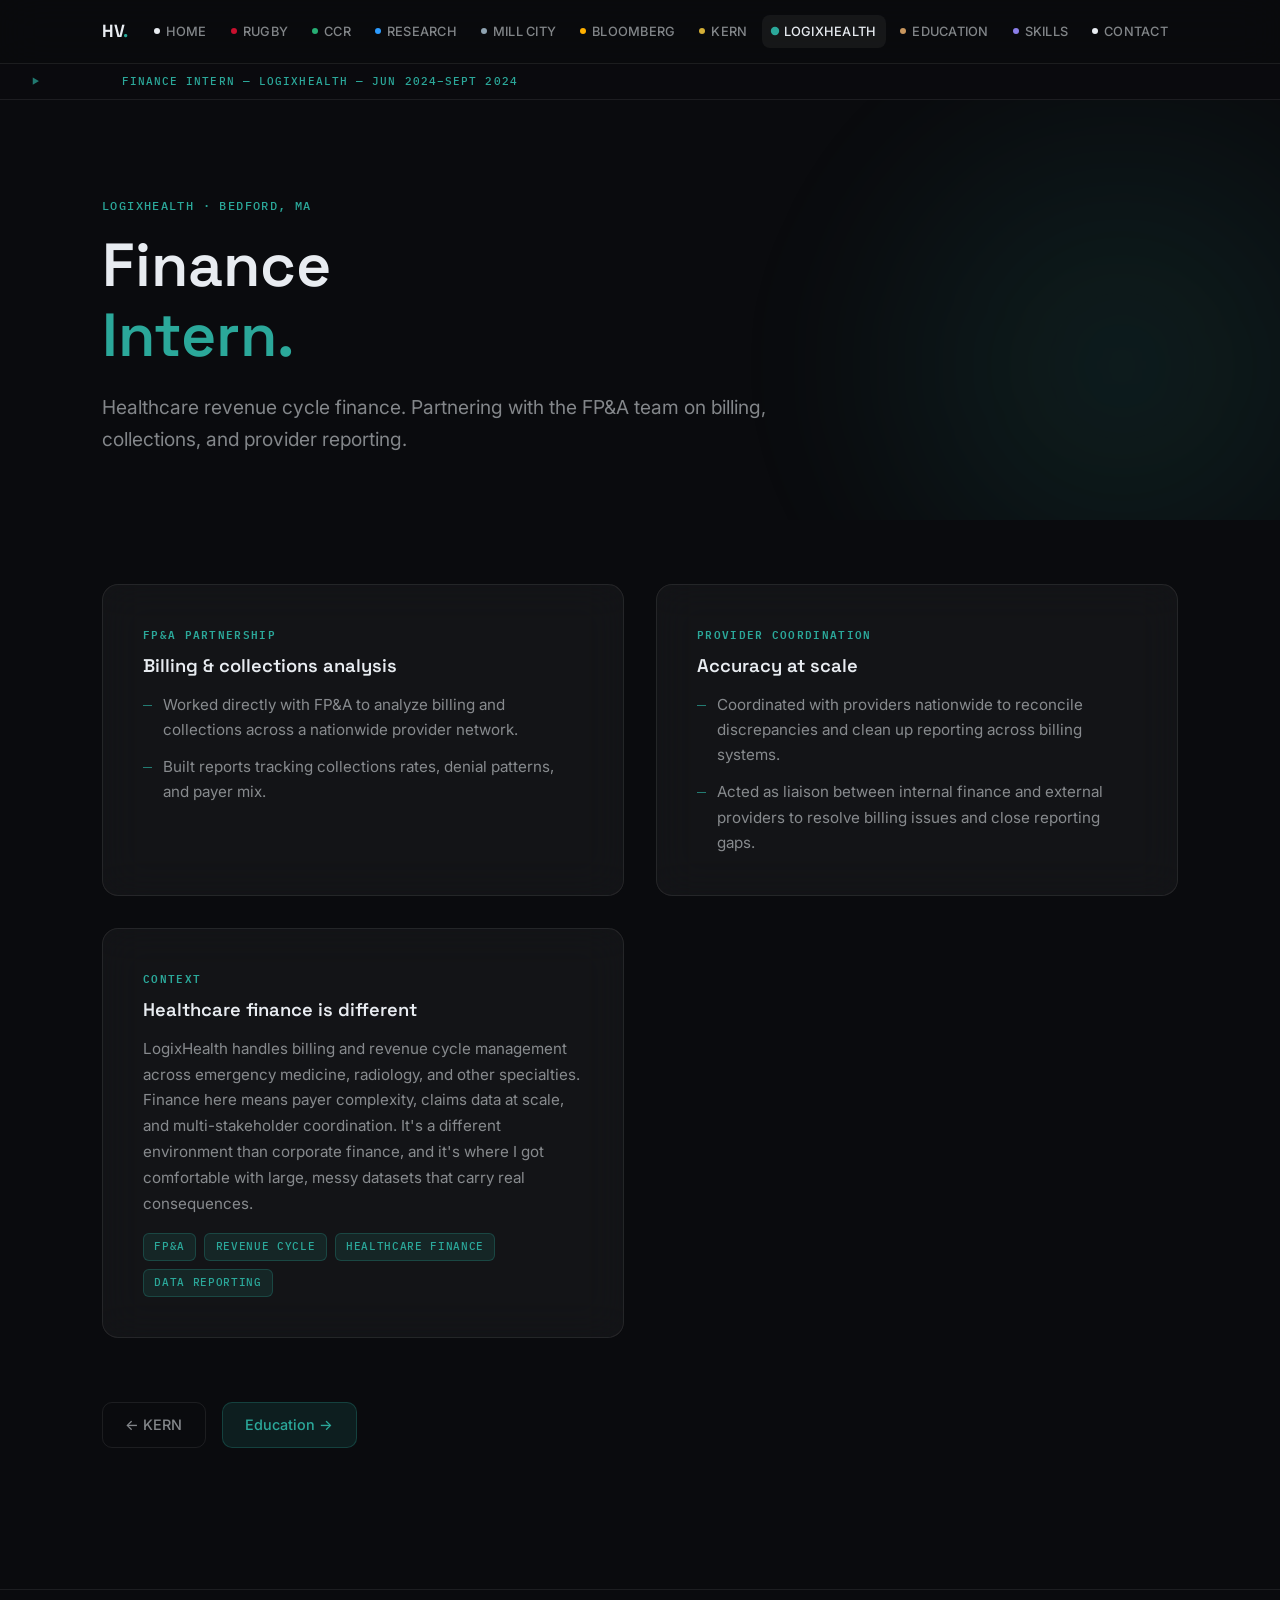
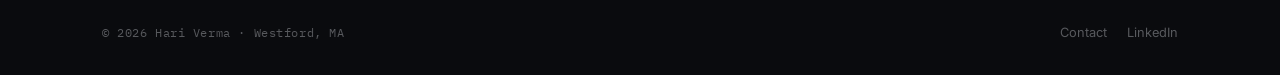
<file: logixhealth.html>
<!DOCTYPE html>
<html lang="en">
<head>
  <meta charset="UTF-8" />
  <meta name="viewport" content="width=device-width, initial-scale=1.0" />
  <title>LogixHealth — Hari Verma</title>
  <meta name="description" content="Hari Verma — Finance Intern at LogixHealth, partnering with FP&A to analyze billing and collections data." />
  <link rel="preconnect" href="https://fonts.googleapis.com" />
  <link rel="preconnect" href="https://fonts.gstatic.com" crossorigin />
  <link rel="stylesheet" href="css/base.css" />
  <link rel="stylesheet" href="css/themes.css" />
</head>
<body data-theme="logixhealth">

  <nav class="site-nav" aria-label="Main navigation">
    <div class="nav-inner">
      <a href="index.html" class="nav-logo" aria-label="Hari Verma home">HV<span>.</span></a>
      <ul class="nav-links" role="list">
        <li><a href="index.html"><span class="nav-dot dot-home" aria-hidden="true"></span>Home</a></li>
        <li><a href="rugby.html"><span class="nav-dot dot-rugby" aria-hidden="true"></span>Rugby</a></li>
        <li><a href="ccr.html"><span class="nav-dot dot-ccr" aria-hidden="true"></span>CCR</a></li>
        <li><a href="research.html"><span class="nav-dot dot-research" aria-hidden="true"></span>Research</a></li>
        <li><a href="millcity.html"><span class="nav-dot dot-millcity" aria-hidden="true"></span>Mill City</a></li>
        <li><a href="bloomberg.html"><span class="nav-dot dot-bloomberg" aria-hidden="true"></span>Bloomberg</a></li>
        <li><a href="kern.html"><span class="nav-dot dot-kern" aria-hidden="true"></span>KERN</a></li>
        <li><a href="logixhealth.html" aria-current="page"><span class="nav-dot dot-logixhealth" aria-hidden="true"></span>LogixHealth</a></li>
        <li><a href="education.html"><span class="nav-dot dot-education" aria-hidden="true"></span>Education</a></li>
        <li><a href="skills.html"><span class="nav-dot dot-skills" aria-hidden="true"></span>Skills</a></li>
        <li><a href="contact.html"><span class="nav-dot dot-contact" aria-hidden="true"></span>Contact</a></li>
      </ul>
      <button class="nav-toggle" aria-expanded="false" aria-controls="nav-drawer" aria-label="Open navigation menu">
        <span aria-hidden="true"></span><span aria-hidden="true"></span><span aria-hidden="true"></span>
      </button>
    </div>
  </nav>

  <nav id="nav-drawer" class="nav-drawer" aria-label="Mobile navigation">
    <ul role="list">
      <li><a href="index.html"><span class="nav-dot dot-home" aria-hidden="true"></span>Home</a></li>
      <li><a href="rugby.html"><span class="nav-dot dot-rugby" aria-hidden="true"></span>Rugby</a></li>
      <li><a href="ccr.html"><span class="nav-dot dot-ccr" aria-hidden="true"></span>CCR</a></li>
      <li><a href="research.html"><span class="nav-dot dot-research" aria-hidden="true"></span>Research</a></li>
      <li><a href="millcity.html"><span class="nav-dot dot-millcity" aria-hidden="true"></span>Mill City</a></li>
      <li><a href="bloomberg.html"><span class="nav-dot dot-bloomberg" aria-hidden="true"></span>Bloomberg</a></li>
      <li><a href="kern.html"><span class="nav-dot dot-kern" aria-hidden="true"></span>KERN</a></li>
      <li><a href="logixhealth.html" aria-current="page"><span class="nav-dot dot-logixhealth" aria-hidden="true"></span>LogixHealth</a></li>
      <li><a href="education.html"><span class="nav-dot dot-education" aria-hidden="true"></span>Education</a></li>
      <li><a href="skills.html"><span class="nav-dot dot-skills" aria-hidden="true"></span>Skills</a></li>
      <li><a href="contact.html"><span class="nav-dot dot-contact" aria-hidden="true"></span>Contact</a></li>
    </ul>
  </nav>

  <div class="ticker-bar" role="banner" aria-label="Role ticker">
    <div class="ticker-inner">
      <span class="ticker-text">FINANCE INTERN — LOGIXHEALTH — JUN 2024–SEPT 2024</span>
    </div>
  </div>

  <main id="main-content">

    <header class="hero">
      <div class="hero-blob" aria-hidden="true"></div>
      <div class="page-wrapper hero-content">
        <span class="hero-label animate-in">LogixHealth · Bedford, MA</span>
        <h1 class="hero-title animate-in">Finance<br /><span class="accent">Intern.</span></h1>
        <p class="hero-thesis animate-in">
          Healthcare revenue cycle finance. Partnering with the FP&amp;A team on billing, collections, and provider reporting.
        </p>
      </div>
    </header>

    <section class="section" aria-labelledby="logix-panels">
      <div class="page-wrapper">
        <h2 class="sr-only" id="logix-panels">Role details</h2>
        <div class="panels-grid">

          <div class="glass-panel animate-in">
            <span class="panel-label">FP&amp;A Partnership</span>
            <h3 class="panel-title">Billing &amp; collections analysis</h3>
            <ul class="panel-list">
              <li>Worked directly with FP&amp;A to analyze billing and collections across a nationwide provider network.</li>
              <li>Built reports tracking collections rates, denial patterns, and payer mix.</li>
            </ul>
          </div>

          <div class="glass-panel animate-in">
            <span class="panel-label">Provider Coordination</span>
            <h3 class="panel-title">Accuracy at scale</h3>
            <ul class="panel-list">
              <li>Coordinated with providers nationwide to reconcile discrepancies and clean up reporting across billing systems.</li>
              <li>Acted as liaison between internal finance and external providers to resolve billing issues and close reporting gaps.</li>
            </ul>
          </div>

          <div class="glass-panel animate-in">
            <span class="panel-label">Context</span>
            <h3 class="panel-title">Healthcare finance is different</h3>
            <p class="panel-body">
              LogixHealth handles billing and revenue cycle management across emergency medicine, radiology, and other specialties. Finance here means payer complexity, claims data at scale, and multi-stakeholder coordination. It's a different environment than corporate finance, and it's where I got comfortable with large, messy datasets that carry real consequences.
            </p>
            <div class="tags">
              <span class="tag">FP&amp;A</span>
              <span class="tag">Revenue Cycle</span>
              <span class="tag">Healthcare Finance</span>
              <span class="tag">Data Reporting</span>
            </div>
          </div>

        </div>

        <div style="display: flex; gap: 1rem; flex-wrap: wrap;">
          <a href="kern.html" class="btn btn-ghost">&larr; KERN</a>
          <a href="education.html" class="btn">Education &rarr;</a>
        </div>
      </div>
    </section>

  </main>

  <footer class="site-footer">
    <div class="footer-inner">
      <span class="footer-copy">© 2026 Hari Verma · Westford, MA</span>
      <nav class="footer-nav" aria-label="Footer navigation">
        <a href="contact.html">Contact</a>
        <a href="https://www.linkedin.com/in/hari-verma-7324092ab/" target="_blank" rel="noopener noreferrer">LinkedIn</a>
      </nav>
    </div>
  </footer>

  <script src="js/nav.js"></script>
</body>
</html>
</file>
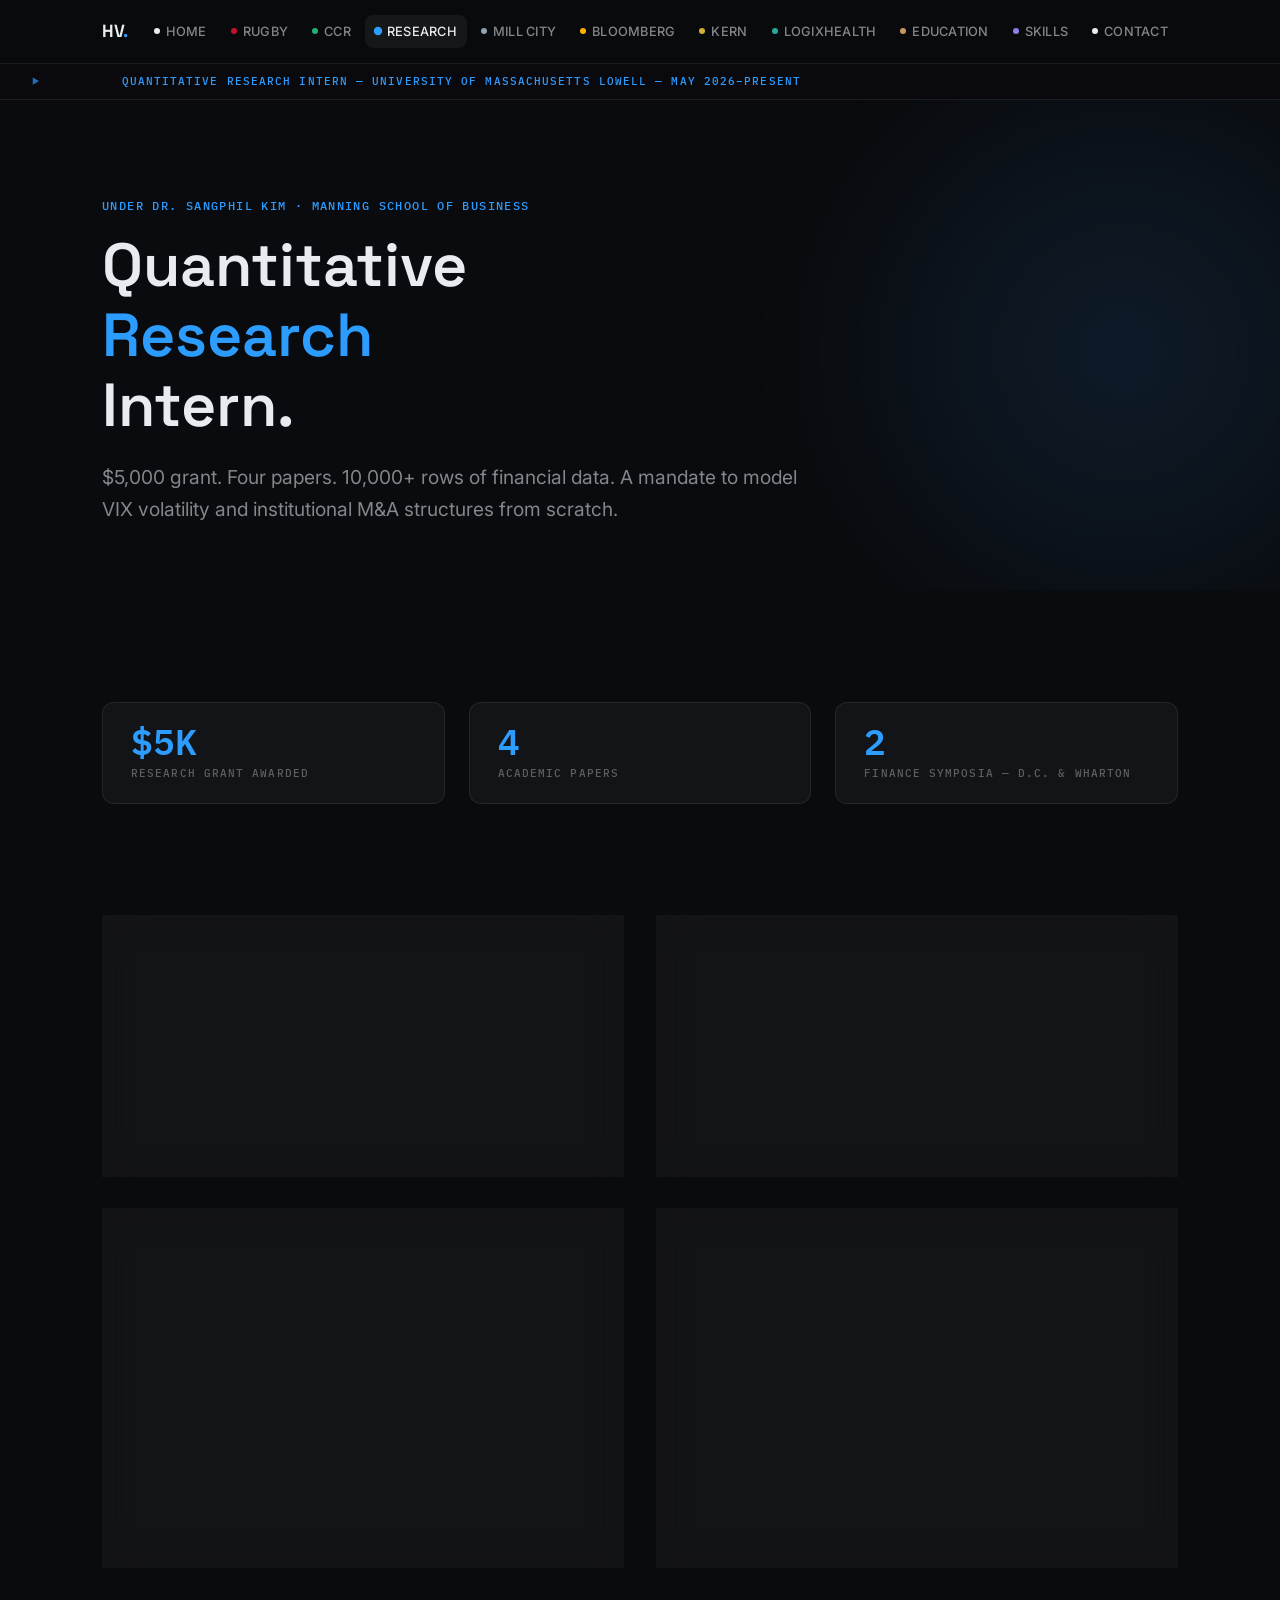
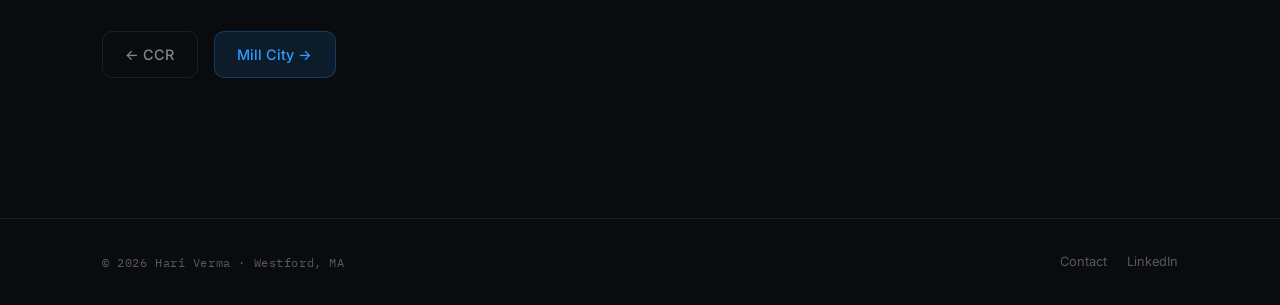
<file: research.html>
<!DOCTYPE html>
<html lang="en">
<head>
  <meta charset="UTF-8" />
  <meta name="viewport" content="width=device-width, initial-scale=1.0" />
  <title>Research — Hari Verma</title>
  <meta name="description" content="Hari Verma — Quantitative Research Intern, University of Massachusetts Lowell, modeling VIX volatility and M&A structures." />
  <link rel="preconnect" href="https://fonts.googleapis.com" />
  <link rel="preconnect" href="https://fonts.gstatic.com" crossorigin />
  <link rel="stylesheet" href="css/base.css" />
  <link rel="stylesheet" href="css/themes.css" />
</head>
<body data-theme="research">

  <nav class="site-nav" aria-label="Main navigation">
    <div class="nav-inner">
      <a href="index.html" class="nav-logo" aria-label="Hari Verma home">HV<span>.</span></a>
      <ul class="nav-links" role="list">
        <li><a href="index.html"><span class="nav-dot dot-home" aria-hidden="true"></span>Home</a></li>
        <li><a href="rugby.html"><span class="nav-dot dot-rugby" aria-hidden="true"></span>Rugby</a></li>
        <li><a href="ccr.html"><span class="nav-dot dot-ccr" aria-hidden="true"></span>CCR</a></li>
        <li><a href="research.html" aria-current="page"><span class="nav-dot dot-research" aria-hidden="true"></span>Research</a></li>
        <li><a href="millcity.html"><span class="nav-dot dot-millcity" aria-hidden="true"></span>Mill City</a></li>
        <li><a href="bloomberg.html"><span class="nav-dot dot-bloomberg" aria-hidden="true"></span>Bloomberg</a></li>
        <li><a href="kern.html"><span class="nav-dot dot-kern" aria-hidden="true"></span>KERN</a></li>
        <li><a href="logixhealth.html"><span class="nav-dot dot-logixhealth" aria-hidden="true"></span>LogixHealth</a></li>
        <li><a href="education.html"><span class="nav-dot dot-education" aria-hidden="true"></span>Education</a></li>
        <li><a href="skills.html"><span class="nav-dot dot-skills" aria-hidden="true"></span>Skills</a></li>
        <li><a href="contact.html"><span class="nav-dot dot-contact" aria-hidden="true"></span>Contact</a></li>
      </ul>
      <button class="nav-toggle" aria-expanded="false" aria-controls="nav-drawer" aria-label="Open navigation menu">
        <span aria-hidden="true"></span><span aria-hidden="true"></span><span aria-hidden="true"></span>
      </button>
    </div>
  </nav>

  <nav id="nav-drawer" class="nav-drawer" aria-label="Mobile navigation">
    <ul role="list">
      <li><a href="index.html"><span class="nav-dot dot-home" aria-hidden="true"></span>Home</a></li>
      <li><a href="rugby.html"><span class="nav-dot dot-rugby" aria-hidden="true"></span>Rugby</a></li>
      <li><a href="ccr.html"><span class="nav-dot dot-ccr" aria-hidden="true"></span>CCR</a></li>
      <li><a href="research.html" aria-current="page"><span class="nav-dot dot-research" aria-hidden="true"></span>Research</a></li>
      <li><a href="millcity.html"><span class="nav-dot dot-millcity" aria-hidden="true"></span>Mill City</a></li>
      <li><a href="bloomberg.html"><span class="nav-dot dot-bloomberg" aria-hidden="true"></span>Bloomberg</a></li>
      <li><a href="kern.html"><span class="nav-dot dot-kern" aria-hidden="true"></span>KERN</a></li>
      <li><a href="logixhealth.html"><span class="nav-dot dot-logixhealth" aria-hidden="true"></span>LogixHealth</a></li>
      <li><a href="education.html"><span class="nav-dot dot-education" aria-hidden="true"></span>Education</a></li>
      <li><a href="skills.html"><span class="nav-dot dot-skills" aria-hidden="true"></span>Skills</a></li>
      <li><a href="contact.html"><span class="nav-dot dot-contact" aria-hidden="true"></span>Contact</a></li>
    </ul>
  </nav>

  <div class="ticker-bar" role="banner" aria-label="Role ticker">
    <div class="ticker-inner">
      <span class="ticker-text">QUANTITATIVE RESEARCH INTERN — UNIVERSITY OF MASSACHUSETTS LOWELL — MAY 2026–PRESENT</span>
    </div>
  </div>

  <main id="main-content">

    <header class="hero">
      <div class="hero-blob" aria-hidden="true"></div>
      <div class="page-wrapper hero-content">
        <span class="hero-label animate-in">Under Dr. Sangphil Kim · Manning School of Business</span>
        <h1 class="hero-title animate-in">Quantitative<br /><span class="accent">Research</span><br />Intern.</h1>
        <p class="hero-thesis animate-in">
          $5,000 grant. Four papers. 10,000+ rows of financial data. A mandate to model VIX volatility and institutional M&amp;A structures from scratch.
        </p>
      </div>
    </header>

    <section class="section" aria-label="Key stats">
      <div class="page-wrapper">
        <div class="stat-row animate-in">
          <div class="stat-card">
            <span class="stat-value">$5K</span>
            <span class="stat-label">Research Grant Awarded</span>
          </div>
          <div class="stat-card">
            <span class="stat-value">4</span>
            <span class="stat-label">Academic Papers</span>
          </div>
          <div class="stat-card">
            <span class="stat-value">2</span>
            <span class="stat-label">Finance Symposia — D.C. &amp; Wharton</span>
          </div>
        </div>
      </div>
    </section>

    <section class="section" aria-labelledby="research-panels">
      <div class="page-wrapper">
        <h2 class="sr-only" id="research-panels">Research details</h2>
        <div class="panels-grid">

          <div class="glass-panel animate-in">
            <span class="panel-label">Grant &amp; Scope</span>
            <h3 class="panel-title">Funded to answer a hard question</h3>
            <ul class="panel-list">
              <li>Awarded a $5,000 research grant to model VIX volatility dynamics and M&amp;A deal structures.</li>
              <li>Four papers in progress under Dr. Sangphil Kim at Manning School of Business.</li>
            </ul>
          </div>

          <div class="glass-panel animate-in">
            <span class="panel-label">Data &amp; Tooling</span>
            <h3 class="panel-title">Bloomberg + LSEG at scale</h3>
            <ul class="panel-list">
              <li>Pulled, cleaned, and modeled 10,000+ row datasets using Bloomberg Terminal and LSEG Workspace.</li>
              <li>Built time-series panels across multiple data sources for volatility and deal structure analysis.</li>
            </ul>
          </div>

          <div class="glass-panel animate-in">
            <span class="panel-label">Pipeline &amp; Automation</span>
            <h3 class="panel-title">Building the machine, not just running it</h3>
            <ul class="panel-list">
              <li>Automated data pipelines across Excel, Python (pandas, NumPy), and generative AI tools.</li>
              <li>Cut manual prep time significantly to focus on modeling and peer review.</li>
            </ul>
          </div>

          <div class="glass-panel animate-in">
            <span class="panel-label">Focus Areas</span>
            <h3 class="panel-title">VIX · M&amp;A · Institutional structures</h3>
            <p class="panel-body">
              Two domains: implied volatility regimes using VIX time-series, and how institutional investors structure M&amp;A across market cycles. Initial findings point to identifiable profit opportunities in volatility level analysis. Results are pending publication and formal presentation.
            </p>
            <div class="tags">
              <span class="tag">VIX Volatility</span>
              <span class="tag">M&amp;A Structures</span>
              <span class="tag">Bloomberg API</span>
              <span class="tag">Python</span>
              <span class="tag">LSEG Workspace</span>
            </div>
          </div>

        </div>

        <div style="display: flex; gap: 1rem; flex-wrap: wrap;">
          <a href="ccr.html" class="btn btn-ghost">&larr; CCR</a>
          <a href="millcity.html" class="btn">Mill City &rarr;</a>
        </div>
      </div>
    </section>

  </main>

  <footer class="site-footer">
    <div class="footer-inner">
      <span class="footer-copy">© 2026 Hari Verma · Westford, MA</span>
      <nav class="footer-nav" aria-label="Footer navigation">
        <a href="contact.html">Contact</a>
        <a href="https://www.linkedin.com/in/hari-verma-7324092ab/" target="_blank" rel="noopener noreferrer">LinkedIn</a>
      </nav>
    </div>
  </footer>

  <script src="js/nav.js"></script>
</body>
</html>
</file>
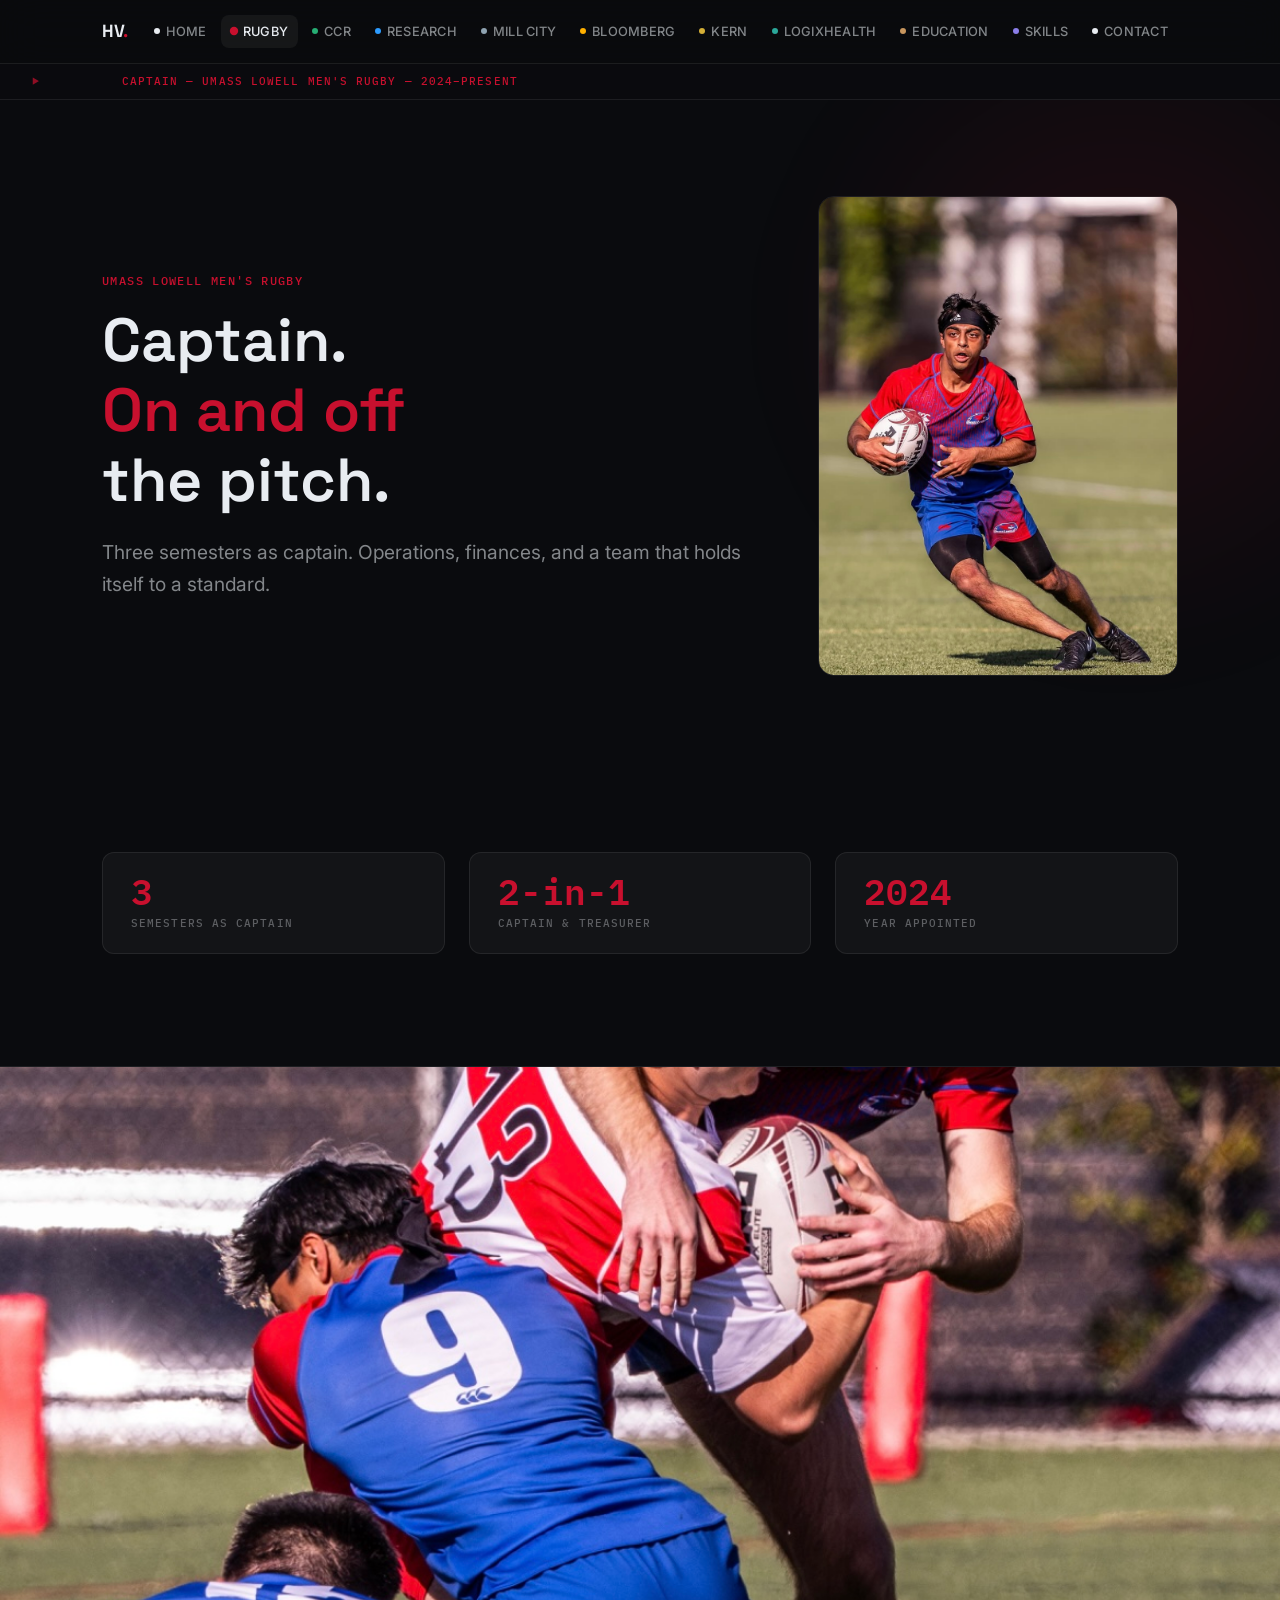
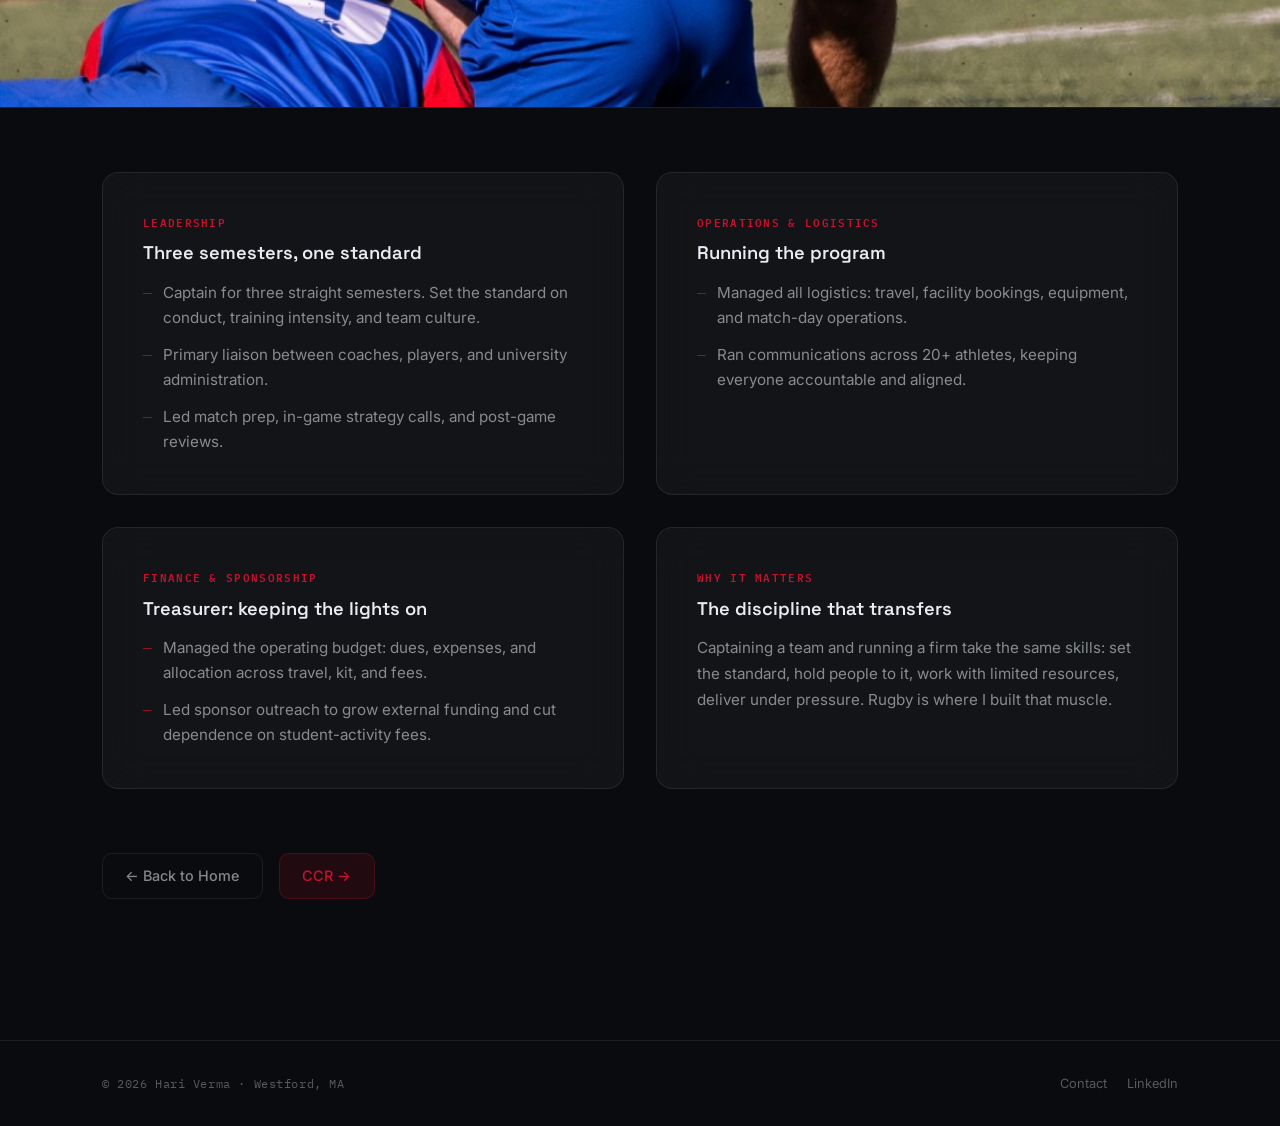
<file: rugby.html>
<!DOCTYPE html>
<html lang="en">
<head>
  <meta charset="UTF-8" />
  <meta name="viewport" content="width=device-width, initial-scale=1.0" />
  <title>Rugby — Hari Verma</title>
  <meta name="description" content="Hari Verma — Captain, UMass Lowell Men's Rugby, 2024–Present." />
  <link rel="preconnect" href="https://fonts.googleapis.com" />
  <link rel="preconnect" href="https://fonts.gstatic.com" crossorigin />
  <link rel="stylesheet" href="css/base.css" />
  <link rel="stylesheet" href="css/themes.css" />
</head>
<body data-theme="rugby">

  <!-- ── Navigation ── -->
  <nav class="site-nav" aria-label="Main navigation">
    <div class="nav-inner">
      <a href="index.html" class="nav-logo" aria-label="Hari Verma home">HV<span>.</span></a>

      <ul class="nav-links" role="list">
        <li><a href="index.html"><span class="nav-dot dot-home" aria-hidden="true"></span>Home</a></li>
        <li><a href="rugby.html" aria-current="page"><span class="nav-dot dot-rugby" aria-hidden="true"></span>Rugby</a></li>
        <li><a href="ccr.html"><span class="nav-dot dot-ccr" aria-hidden="true"></span>CCR</a></li>
        <li><a href="research.html"><span class="nav-dot dot-research" aria-hidden="true"></span>Research</a></li>
        <li><a href="millcity.html"><span class="nav-dot dot-millcity" aria-hidden="true"></span>Mill City</a></li>
        <li><a href="bloomberg.html"><span class="nav-dot dot-bloomberg" aria-hidden="true"></span>Bloomberg</a></li>
        <li><a href="kern.html"><span class="nav-dot dot-kern" aria-hidden="true"></span>KERN</a></li>
        <li><a href="logixhealth.html"><span class="nav-dot dot-logixhealth" aria-hidden="true"></span>LogixHealth</a></li>
        <li><a href="education.html"><span class="nav-dot dot-education" aria-hidden="true"></span>Education</a></li>
        <li><a href="skills.html"><span class="nav-dot dot-skills" aria-hidden="true"></span>Skills</a></li>
        <li><a href="contact.html"><span class="nav-dot dot-contact" aria-hidden="true"></span>Contact</a></li>
      </ul>

      <button class="nav-toggle" aria-expanded="false" aria-controls="nav-drawer" aria-label="Open navigation menu">
        <span aria-hidden="true"></span>
        <span aria-hidden="true"></span>
        <span aria-hidden="true"></span>
      </button>
    </div>
  </nav>

  <!-- Mobile drawer -->
  <nav id="nav-drawer" class="nav-drawer" aria-label="Mobile navigation">
    <ul role="list">
      <li><a href="index.html"><span class="nav-dot dot-home" aria-hidden="true"></span>Home</a></li>
      <li><a href="rugby.html" aria-current="page"><span class="nav-dot dot-rugby" aria-hidden="true"></span>Rugby</a></li>
      <li><a href="ccr.html"><span class="nav-dot dot-ccr" aria-hidden="true"></span>CCR</a></li>
      <li><a href="research.html"><span class="nav-dot dot-research" aria-hidden="true"></span>Research</a></li>
      <li><a href="millcity.html"><span class="nav-dot dot-millcity" aria-hidden="true"></span>Mill City</a></li>
      <li><a href="bloomberg.html"><span class="nav-dot dot-bloomberg" aria-hidden="true"></span>Bloomberg</a></li>
      <li><a href="kern.html"><span class="nav-dot dot-kern" aria-hidden="true"></span>KERN</a></li>
      <li><a href="logixhealth.html"><span class="nav-dot dot-logixhealth" aria-hidden="true"></span>LogixHealth</a></li>
      <li><a href="education.html"><span class="nav-dot dot-education" aria-hidden="true"></span>Education</a></li>
      <li><a href="skills.html"><span class="nav-dot dot-skills" aria-hidden="true"></span>Skills</a></li>
      <li><a href="contact.html"><span class="nav-dot dot-contact" aria-hidden="true"></span>Contact</a></li>
    </ul>
  </nav>

  <!-- ── Ticker bar ── -->
  <div class="ticker-bar" role="banner" aria-label="Role ticker">
    <div class="ticker-inner">
      <span class="ticker-text">CAPTAIN — UMASS LOWELL MEN'S RUGBY — 2024–PRESENT</span>
    </div>
  </div>

  <main id="main-content">

    <!-- ── Hero ── -->
    <header class="hero">
      <div class="hero-blob" aria-hidden="true"></div>
      <div class="page-wrapper hero-content hero-split">
        <div class="hero-text">
          <span class="hero-label animate-in">UMass Lowell Men's Rugby</span>
          <h1 class="hero-title animate-in">Captain.<br /><span class="accent">On and off</span><br />the pitch.</h1>
          <p class="hero-thesis animate-in">
            Three semesters as captain. Operations, finances, and a team that holds itself to a standard.
          </p>
        </div>
        <div class="hero-photo animate-in">
          <img src="assets/images/aura.jpg" alt="Hari Verma, captain, UMass Lowell Men's Rugby" />
        </div>
      </div>
    </header>

    <!-- ── Stat row ── -->
    <section class="section" aria-label="Key stats">
      <div class="page-wrapper">
        <div class="stat-row animate-in">
          <div class="stat-card">
            <span class="stat-value">3</span>
            <span class="stat-label">Semesters as Captain</span>
          </div>
          <div class="stat-card">
            <span class="stat-value">2-in-1</span>
            <span class="stat-label">Captain &amp; Treasurer</span>
          </div>
          <div class="stat-card">
            <span class="stat-value">2024</span>
            <span class="stat-label">Year Appointed</span>
          </div>
        </div>
      </div>
    </section>

    <!-- ── Image break ── -->
    <div class="img-break" role="presentation">
      <img src="assets/images/tackle.jpg" alt="UMass Lowell Men's Rugby match action" />
    </div>

    <!-- ── Content panels ── -->
    <section class="section" aria-labelledby="panels-heading">
      <div class="page-wrapper">
        <h2 class="sr-only" id="panels-heading">Role details</h2>

        <div class="panels-grid">

          <div class="glass-panel animate-in">
            <span class="panel-label">Leadership</span>
            <h3 class="panel-title">Three semesters, one standard</h3>
            <ul class="panel-list">
              <li>Captain for three straight semesters. Set the standard on conduct, training intensity, and team culture.</li>
              <li>Primary liaison between coaches, players, and university administration.</li>
              <li>Led match prep, in-game strategy calls, and post-game reviews.</li>
            </ul>
          </div>

          <div class="glass-panel animate-in">
            <span class="panel-label">Operations &amp; Logistics</span>
            <h3 class="panel-title">Running the program</h3>
            <ul class="panel-list">
              <li>Managed all logistics: travel, facility bookings, equipment, and match-day operations.</li>
              <li>Ran communications across 20+ athletes, keeping everyone accountable and aligned.</li>
            </ul>
          </div>

          <div class="glass-panel animate-in">
            <span class="panel-label">Finance &amp; Sponsorship</span>
            <h3 class="panel-title">Treasurer: keeping the lights on</h3>
            <ul class="panel-list">
              <li>Managed the operating budget: dues, expenses, and allocation across travel, kit, and fees.</li>
              <li>Led sponsor outreach to grow external funding and cut dependence on student-activity fees.</li>
            </ul>
          </div>

          <div class="glass-panel animate-in">
            <span class="panel-label">Why it matters</span>
            <h3 class="panel-title">The discipline that transfers</h3>
            <p class="panel-body">
              Captaining a team and running a firm take the same skills: set the standard, hold people to it, work with limited resources, deliver under pressure. Rugby is where I built that muscle.
            </p>
          </div>

        </div>

        <div style="display: flex; gap: 1rem; flex-wrap: wrap;">
          <a href="index.html" class="btn btn-ghost">&larr; Back to Home</a>
          <a href="ccr.html" class="btn">CCR &rarr;</a>
        </div>
      </div>
    </section>

  </main>

  <footer class="site-footer">
    <div class="footer-inner">
      <span class="footer-copy">© 2026 Hari Verma · Westford, MA</span>
      <nav class="footer-nav" aria-label="Footer navigation">
        <a href="contact.html">Contact</a>
        <a href="https://www.linkedin.com/in/hari-verma-7324092ab/" target="_blank" rel="noopener noreferrer">LinkedIn</a>
      </nav>
    </div>
  </footer>

  <script src="js/nav.js"></script>
</body>
</html>
</file>
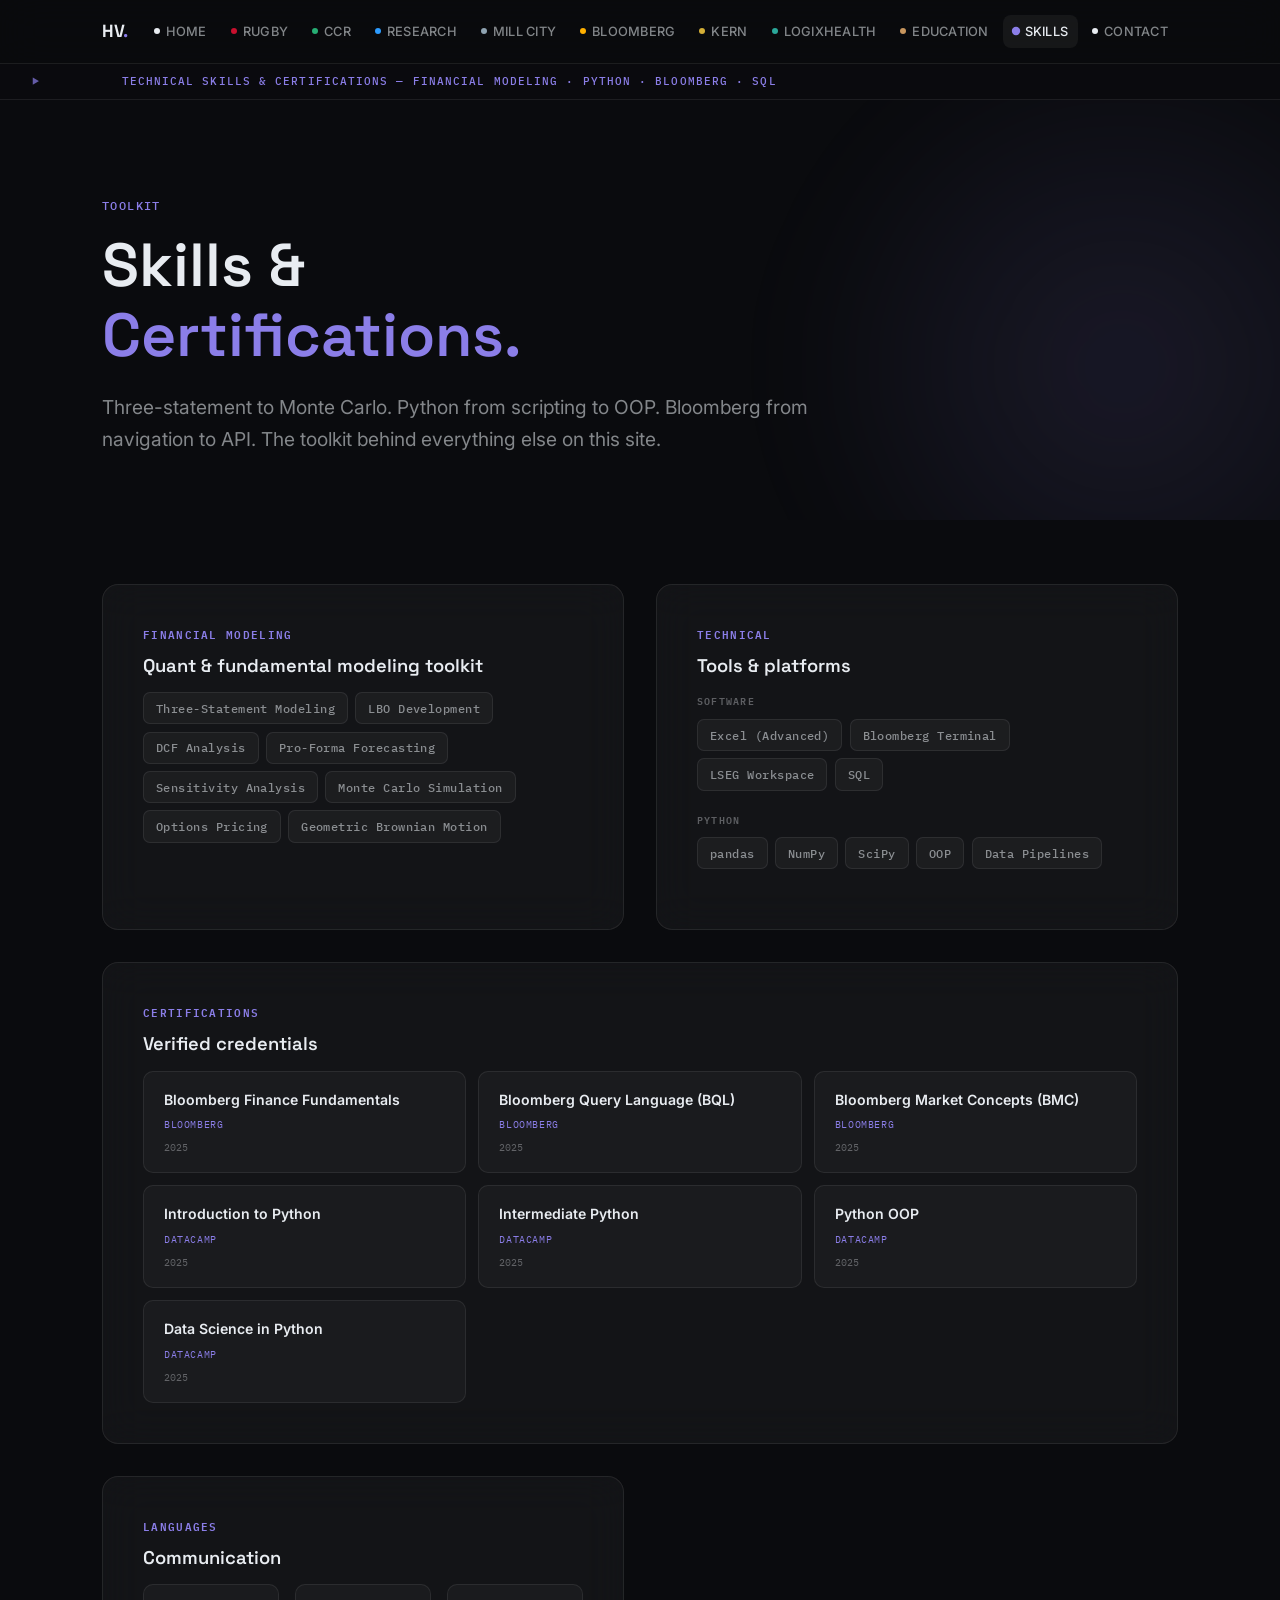
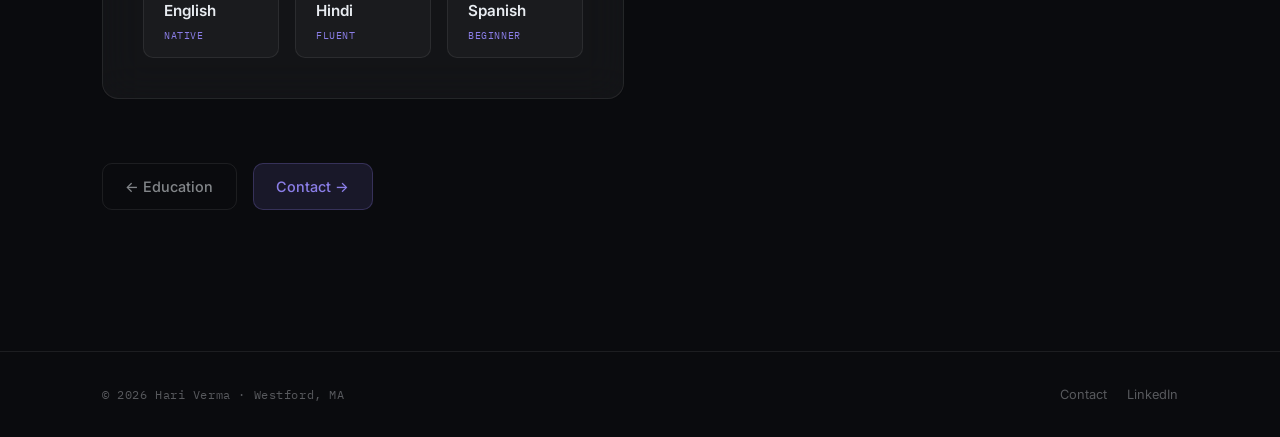
<file: skills.html>
<!DOCTYPE html>
<html lang="en">
<head>
  <meta charset="UTF-8" />
  <meta name="viewport" content="width=device-width, initial-scale=1.0" />
  <title>Skills — Hari Verma</title>
  <meta name="description" content="Hari Verma — Skills, certifications, and technical toolkit: financial modeling, Python, Bloomberg, Excel, SQL." />
  <link rel="preconnect" href="https://fonts.googleapis.com" />
  <link rel="preconnect" href="https://fonts.gstatic.com" crossorigin />
  <link rel="stylesheet" href="css/base.css" />
  <link rel="stylesheet" href="css/themes.css" />

  <style>
    .skill-group {
      margin-bottom: 0.25rem;
    }

    .skill-group-label {
      font-family: var(--font-mono);
      font-size: 0.65rem;
      font-weight: 600;
      letter-spacing: 0.12em;
      text-transform: uppercase;
      color: var(--text-muted);
      margin-bottom: 0.6rem;
      display: block;
    }

    .skill-list {
      display: flex;
      flex-wrap: wrap;
      gap: 0.45rem;
      margin-bottom: 1.25rem;
    }

    .skill-chip {
      display: inline-flex;
      align-items: center;
      padding: 0.35rem 0.75rem;
      border-radius: 7px;
      font-family: var(--font-mono);
      font-size: 0.72rem;
      font-weight: 500;
      letter-spacing: 0.04em;
      background: rgba(255, 255, 255, 0.04);
      border: 1px solid var(--border);
      color: var(--text-secondary);
      transition: border-color var(--transition-fast), color var(--transition-fast);
    }

    .skill-chip:hover {
      border-color: var(--accent-border);
      color: var(--text-primary);
    }

    .cert-card {
      display: flex;
      flex-direction: column;
      gap: 0.35rem;
      padding: 1rem 1.25rem;
      background: rgba(255, 255, 255, 0.03);
      border: 1px solid var(--border);
      border-radius: 10px;
      transition: border-color var(--transition-fast);
    }

    .cert-card:hover {
      border-color: var(--accent-border);
    }

    .cert-name {
      font-size: 0.88rem;
      font-weight: 600;
      color: var(--text-primary);
      font-family: var(--font-body);
    }

    .cert-issuer {
      font-family: var(--font-mono);
      font-size: 0.65rem;
      letter-spacing: 0.06em;
      text-transform: uppercase;
      color: var(--accent);
    }

    .cert-year {
      font-family: var(--font-mono);
      font-size: 0.65rem;
      color: var(--text-muted);
    }

    .certs-grid {
      display: grid;
      grid-template-columns: repeat(auto-fill, minmax(min(100%, 280px), 1fr));
      gap: 0.75rem;
      margin-top: 1rem;
    }

    .lang-row {
      display: flex;
      flex-wrap: wrap;
      gap: 1rem;
      margin-top: 1rem;
    }

    .lang-item {
      display: flex;
      flex-direction: column;
      gap: 0.2rem;
      padding: 0.85rem 1.25rem;
      background: rgba(255, 255, 255, 0.03);
      border: 1px solid var(--border);
      border-radius: 10px;
      min-width: 130px;
      flex: 1;
    }

    .lang-name {
      font-weight: 600;
      font-size: 0.95rem;
      color: var(--text-primary);
    }

    .lang-level {
      font-family: var(--font-mono);
      font-size: 0.65rem;
      letter-spacing: 0.06em;
      text-transform: uppercase;
      color: var(--accent);
    }
  </style>
</head>
<body data-theme="skills">

  <nav class="site-nav" aria-label="Main navigation">
    <div class="nav-inner">
      <a href="index.html" class="nav-logo" aria-label="Hari Verma home">HV<span>.</span></a>
      <ul class="nav-links" role="list">
        <li><a href="index.html"><span class="nav-dot dot-home" aria-hidden="true"></span>Home</a></li>
        <li><a href="rugby.html"><span class="nav-dot dot-rugby" aria-hidden="true"></span>Rugby</a></li>
        <li><a href="ccr.html"><span class="nav-dot dot-ccr" aria-hidden="true"></span>CCR</a></li>
        <li><a href="research.html"><span class="nav-dot dot-research" aria-hidden="true"></span>Research</a></li>
        <li><a href="millcity.html"><span class="nav-dot dot-millcity" aria-hidden="true"></span>Mill City</a></li>
        <li><a href="bloomberg.html"><span class="nav-dot dot-bloomberg" aria-hidden="true"></span>Bloomberg</a></li>
        <li><a href="kern.html"><span class="nav-dot dot-kern" aria-hidden="true"></span>KERN</a></li>
        <li><a href="logixhealth.html"><span class="nav-dot dot-logixhealth" aria-hidden="true"></span>LogixHealth</a></li>
        <li><a href="education.html"><span class="nav-dot dot-education" aria-hidden="true"></span>Education</a></li>
        <li><a href="skills.html" aria-current="page"><span class="nav-dot dot-skills" aria-hidden="true"></span>Skills</a></li>
        <li><a href="contact.html"><span class="nav-dot dot-contact" aria-hidden="true"></span>Contact</a></li>
      </ul>
      <button class="nav-toggle" aria-expanded="false" aria-controls="nav-drawer" aria-label="Open navigation menu">
        <span aria-hidden="true"></span><span aria-hidden="true"></span><span aria-hidden="true"></span>
      </button>
    </div>
  </nav>

  <nav id="nav-drawer" class="nav-drawer" aria-label="Mobile navigation">
    <ul role="list">
      <li><a href="index.html"><span class="nav-dot dot-home" aria-hidden="true"></span>Home</a></li>
      <li><a href="rugby.html"><span class="nav-dot dot-rugby" aria-hidden="true"></span>Rugby</a></li>
      <li><a href="ccr.html"><span class="nav-dot dot-ccr" aria-hidden="true"></span>CCR</a></li>
      <li><a href="research.html"><span class="nav-dot dot-research" aria-hidden="true"></span>Research</a></li>
      <li><a href="millcity.html"><span class="nav-dot dot-millcity" aria-hidden="true"></span>Mill City</a></li>
      <li><a href="bloomberg.html"><span class="nav-dot dot-bloomberg" aria-hidden="true"></span>Bloomberg</a></li>
      <li><a href="kern.html"><span class="nav-dot dot-kern" aria-hidden="true"></span>KERN</a></li>
      <li><a href="logixhealth.html"><span class="nav-dot dot-logixhealth" aria-hidden="true"></span>LogixHealth</a></li>
      <li><a href="education.html"><span class="nav-dot dot-education" aria-hidden="true"></span>Education</a></li>
      <li><a href="skills.html" aria-current="page"><span class="nav-dot dot-skills" aria-hidden="true"></span>Skills</a></li>
      <li><a href="contact.html"><span class="nav-dot dot-contact" aria-hidden="true"></span>Contact</a></li>
    </ul>
  </nav>

  <div class="ticker-bar" role="banner" aria-label="Role ticker">
    <div class="ticker-inner">
      <span class="ticker-text">TECHNICAL SKILLS &amp; CERTIFICATIONS — FINANCIAL MODELING · PYTHON · BLOOMBERG · SQL</span>
    </div>
  </div>

  <main id="main-content">

    <header class="hero">
      <div class="hero-blob" aria-hidden="true"></div>
      <div class="page-wrapper hero-content">
        <span class="hero-label animate-in">Toolkit</span>
        <h1 class="hero-title animate-in">Skills &amp;<br /><span class="accent">Certifications.</span></h1>
        <p class="hero-thesis animate-in">
          Three-statement to Monte Carlo. Python from scripting to OOP. Bloomberg from navigation to API. The toolkit behind everything else on this site.
        </p>
      </div>
    </header>

    <section class="section" aria-labelledby="skills-panels">
      <div class="page-wrapper">
        <h2 class="sr-only" id="skills-panels">Skills and certifications</h2>
        <div class="panels-grid">

          <div class="glass-panel animate-in">
            <span class="panel-label">Financial Modeling</span>
            <h3 class="panel-title">Quant &amp; fundamental modeling toolkit</h3>

            <div class="skill-group" aria-label="Financial modeling skills">
              <div class="skill-list" role="list">
                <span class="skill-chip" role="listitem">Three-Statement Modeling</span>
                <span class="skill-chip" role="listitem">LBO Development</span>
                <span class="skill-chip" role="listitem">DCF Analysis</span>
                <span class="skill-chip" role="listitem">Pro-Forma Forecasting</span>
                <span class="skill-chip" role="listitem">Sensitivity Analysis</span>
                <span class="skill-chip" role="listitem">Monte Carlo Simulation</span>
                <span class="skill-chip" role="listitem">Options Pricing</span>
                <span class="skill-chip" role="listitem">Geometric Brownian Motion</span>
              </div>
            </div>
          </div>

          <div class="glass-panel animate-in">
            <span class="panel-label">Technical</span>
            <h3 class="panel-title">Tools &amp; platforms</h3>

            <div class="skill-group">
              <span class="skill-group-label" aria-hidden="true">Software</span>
              <div class="skill-list" role="list" aria-label="Software skills">
                <span class="skill-chip" role="listitem">Excel (Advanced)</span>
                <span class="skill-chip" role="listitem">Bloomberg Terminal</span>
                <span class="skill-chip" role="listitem">LSEG Workspace</span>
                <span class="skill-chip" role="listitem">SQL</span>
              </div>
            </div>

            <div class="skill-group">
              <span class="skill-group-label" aria-hidden="true">Python</span>
              <div class="skill-list" role="list" aria-label="Python skills">
                <span class="skill-chip" role="listitem">pandas</span>
                <span class="skill-chip" role="listitem">NumPy</span>
                <span class="skill-chip" role="listitem">SciPy</span>
                <span class="skill-chip" role="listitem">OOP</span>
                <span class="skill-chip" role="listitem">Data Pipelines</span>
              </div>
            </div>
          </div>

          <div class="glass-panel animate-in" style="grid-column: 1 / -1;">
            <span class="panel-label">Certifications</span>
            <h3 class="panel-title">Verified credentials</h3>
            <div class="certs-grid" role="list" aria-label="Certifications">

              <div class="cert-card" role="listitem">
                <span class="cert-name">Bloomberg Finance Fundamentals</span>
                <span class="cert-issuer">Bloomberg</span>
                <span class="cert-year">2025</span>
              </div>

              <div class="cert-card" role="listitem">
                <span class="cert-name">Bloomberg Query Language (BQL)</span>
                <span class="cert-issuer">Bloomberg</span>
                <span class="cert-year">2025</span>
              </div>

              <div class="cert-card" role="listitem">
                <span class="cert-name">Bloomberg Market Concepts (BMC)</span>
                <span class="cert-issuer">Bloomberg</span>
                <span class="cert-year">2025</span>
              </div>

              <div class="cert-card" role="listitem">
                <span class="cert-name">Introduction to Python</span>
                <span class="cert-issuer">DataCamp</span>
                <span class="cert-year">2025</span>
              </div>

              <div class="cert-card" role="listitem">
                <span class="cert-name">Intermediate Python</span>
                <span class="cert-issuer">DataCamp</span>
                <span class="cert-year">2025</span>
              </div>

              <div class="cert-card" role="listitem">
                <span class="cert-name">Python OOP</span>
                <span class="cert-issuer">DataCamp</span>
                <span class="cert-year">2025</span>
              </div>

              <div class="cert-card" role="listitem">
                <span class="cert-name">Data Science in Python</span>
                <span class="cert-issuer">DataCamp</span>
                <span class="cert-year">2025</span>
              </div>

            </div>
          </div>

          <div class="glass-panel animate-in">
            <span class="panel-label">Languages</span>
            <h3 class="panel-title">Communication</h3>
            <div class="lang-row" role="list" aria-label="Languages">
              <div class="lang-item" role="listitem">
                <span class="lang-name">English</span>
                <span class="lang-level">Native</span>
              </div>
              <div class="lang-item" role="listitem">
                <span class="lang-name">Hindi</span>
                <span class="lang-level">Fluent</span>
              </div>
              <div class="lang-item" role="listitem">
                <span class="lang-name">Spanish</span>
                <span class="lang-level">Beginner</span>
              </div>
            </div>
          </div>

        </div>

        <div style="display: flex; gap: 1rem; flex-wrap: wrap;">
          <a href="education.html" class="btn btn-ghost">&larr; Education</a>
          <a href="contact.html" class="btn">Contact &rarr;</a>
        </div>
      </div>
    </section>

  </main>

  <footer class="site-footer">
    <div class="footer-inner">
      <span class="footer-copy">© 2026 Hari Verma · Westford, MA</span>
      <nav class="footer-nav" aria-label="Footer navigation">
        <a href="contact.html">Contact</a>
        <a href="https://www.linkedin.com/in/hari-verma-7324092ab/" target="_blank" rel="noopener noreferrer">LinkedIn</a>
      </nav>
    </div>
  </footer>

  <script src="js/nav.js"></script>
</body>
</html>
</file>
<file: css/base.css>
/* ============================================================
   BASE.CSS — global layout, glass component, nav, ticker
   Fonts: Space Grotesk (display), Inter (body), IBM Plex Mono (data)
   Accent colors live in themes.css via [data-theme="x"]
   ============================================================ */

@import url('https://fonts.googleapis.com/css2?family=Space+Grotesk:wght@400;500;600;700&family=Inter:wght@300;400;500;600&family=IBM+Plex+Mono:wght@400;500;600&display=swap');

/* ── CSS Custom Properties (defaults / fallback) ── */
:root {
  --accent: #E8ECF1;
  --accent-dim: rgba(232, 236, 241, 0.15);
  --accent-glow: rgba(232, 236, 241, 0.08);
  --accent-border: rgba(232, 236, 241, 0.18);

  --bg: #0A0B0E;
  --surface: rgba(255, 255, 255, 0.04);
  --border: rgba(255, 255, 255, 0.08);
  --text-primary: #E8ECF1;
  --text-secondary: rgba(232, 236, 241, 0.55);
  --text-muted: rgba(232, 236, 241, 0.35);

  --font-display: 'Space Grotesk', system-ui, sans-serif;
  --font-body: 'Inter', system-ui, sans-serif;
  --font-mono: 'IBM Plex Mono', 'Courier New', monospace;

  --nav-height: 64px;
  --ticker-height: 36px;
  --page-max: 1140px;
  --panel-radius: 16px;
  --gap: clamp(1rem, 3vw, 2rem);

  --transition-fast: 150ms ease;
  --transition-med: 280ms ease;
}

/* ── Reset ── */
*, *::before, *::after {
  box-sizing: border-box;
  margin: 0;
  padding: 0;
}

html {
  scroll-behavior: smooth;
}

body {
  background-color: var(--bg);
  color: var(--text-primary);
  font-family: var(--font-body);
  font-size: 16px;
  line-height: 1.65;
  min-height: 100vh;
  overflow-x: hidden;
  -webkit-font-smoothing: antialiased;
}

img {
  max-width: 100%;
  display: block;
}

a {
  color: var(--accent);
  text-decoration: none;
  transition: opacity var(--transition-fast);
}

a:hover {
  opacity: 0.8;
}

ul {
  list-style: none;
}

/* ── Focus styles — accent-colored outline everywhere ── */
:focus-visible {
  outline: 2px solid var(--accent);
  outline-offset: 3px;
  border-radius: 4px;
}

/* ── Typography scale ── */
h1, h2, h3, h4 {
  font-family: var(--font-display);
  font-weight: 600;
  line-height: 1.15;
  color: var(--text-primary);
}

h1 { font-size: clamp(2.2rem, 5vw, 3.8rem); }
h2 { font-size: clamp(1.5rem, 3vw, 2.2rem); }
h3 { font-size: clamp(1.1rem, 2vw, 1.4rem); }

p {
  color: var(--text-secondary);
  max-width: 68ch;
}

.mono {
  font-family: var(--font-mono);
}

/* ── Utility ── */
.sr-only {
  position: absolute;
  width: 1px;
  height: 1px;
  padding: 0;
  margin: -1px;
  overflow: hidden;
  clip: rect(0, 0, 0, 0);
  white-space: nowrap;
  border: 0;
}

.page-wrapper {
  max-width: var(--page-max);
  margin: 0 auto;
  padding: 0 clamp(1rem, 4vw, 2rem);
}

/* ============================================================
   NAVIGATION
   ============================================================ */
.site-nav {
  position: sticky;
  top: 0;
  z-index: 100;
  height: var(--nav-height);
  background: rgba(10, 11, 14, 0.85);
  backdrop-filter: blur(20px);
  -webkit-backdrop-filter: blur(20px);
  border-bottom: 1px solid var(--border);
}

.nav-inner {
  display: flex;
  align-items: center;
  justify-content: space-between;
  height: 100%;
  max-width: var(--page-max);
  margin: 0 auto;
  padding: 0 clamp(1rem, 4vw, 2rem);
}

.nav-logo {
  font-family: var(--font-display);
  font-weight: 700;
  font-size: 1.1rem;
  color: var(--text-primary);
  letter-spacing: -0.02em;
  white-space: nowrap;
}

.nav-logo span {
  color: var(--accent);
}

/* Desktop nav links */
.nav-links {
  display: flex;
  align-items: center;
  gap: 0.25rem;
}

.nav-links li a {
  display: flex;
  align-items: center;
  gap: 6px;
  padding: 6px 10px;
  border-radius: 8px;
  font-size: 0.8rem;
  font-weight: 500;
  color: var(--text-secondary);
  letter-spacing: 0.02em;
  text-transform: uppercase;
  transition: color var(--transition-fast), background var(--transition-fast);
  white-space: nowrap;
}

.nav-links li a:hover,
.nav-links li a[aria-current="page"] {
  color: var(--text-primary);
  background: rgba(255, 255, 255, 0.05);
}

/* Nav dot — each page's accent color */
.nav-dot {
  width: 6px;
  height: 6px;
  border-radius: 50%;
  background: var(--dot-color, var(--text-muted));
  flex-shrink: 0;
  transition: transform var(--transition-fast);
}

.nav-links li a:hover .nav-dot,
.nav-links li a[aria-current="page"] .nav-dot {
  transform: scale(1.4);
}

/* Hamburger button */
.nav-toggle {
  display: none;
  flex-direction: column;
  justify-content: center;
  align-items: center;
  gap: 5px;
  width: 40px;
  height: 40px;
  background: var(--surface);
  border: 1px solid var(--border);
  border-radius: 10px;
  cursor: pointer;
  padding: 0;
  transition: border-color var(--transition-fast);
}

.nav-toggle:hover {
  border-color: var(--accent-border);
}

.nav-toggle span {
  display: block;
  width: 18px;
  height: 1.5px;
  background: var(--text-primary);
  border-radius: 2px;
  transition: transform var(--transition-med), opacity var(--transition-med);
}

/* Hamburger → X animation */
.nav-toggle[aria-expanded="true"] span:nth-child(1) {
  transform: translateY(6.5px) rotate(45deg);
}
.nav-toggle[aria-expanded="true"] span:nth-child(2) {
  opacity: 0;
  transform: scaleX(0);
}
.nav-toggle[aria-expanded="true"] span:nth-child(3) {
  transform: translateY(-6.5px) rotate(-45deg);
}

/* Mobile drawer */
.nav-drawer {
  display: none;
  position: fixed;
  inset: var(--nav-height) 0 0 0;
  z-index: 99;
  background: rgba(10, 11, 14, 0.97);
  backdrop-filter: blur(20px);
  -webkit-backdrop-filter: blur(20px);
  overflow-y: auto;
  padding: 1.5rem clamp(1rem, 4vw, 2rem) 2rem;
}

.nav-drawer.is-open {
  display: block;
}

.nav-drawer ul {
  display: flex;
  flex-direction: column;
  gap: 0.25rem;
}

.nav-drawer ul li a {
  display: flex;
  align-items: center;
  gap: 10px;
  padding: 12px 14px;
  border-radius: 10px;
  font-size: 0.9rem;
  font-weight: 500;
  color: var(--text-secondary);
  letter-spacing: 0.02em;
  text-transform: uppercase;
  transition: color var(--transition-fast), background var(--transition-fast);
}

.nav-drawer ul li a:hover,
.nav-drawer ul li a[aria-current="page"] {
  color: var(--text-primary);
  background: rgba(255, 255, 255, 0.05);
}

@media (max-width: 768px) {
  .nav-links {
    display: none;
  }
  .nav-toggle {
    display: flex;
  }
}

/* ============================================================
   TICKER BAR
   ============================================================ */
.ticker-bar {
  height: var(--ticker-height);
  display: flex;
  align-items: center;
  border-bottom: 1px solid var(--border);
  background: rgba(10, 11, 14, 0.6);
  overflow: hidden;
}

.ticker-inner {
  max-width: var(--page-max);
  width: 100%;
  margin: 0 auto;
  padding: 0 clamp(1rem, 4vw, 2rem);
  display: flex;
  align-items: center;
  gap: 1rem;
}

.ticker-text {
  font-family: var(--font-mono);
  font-size: 0.68rem;
  font-weight: 500;
  color: var(--accent);
  letter-spacing: 0.1em;
  text-transform: uppercase;
  white-space: nowrap;
  overflow: hidden;
  text-overflow: ellipsis;
}

.ticker-bar::before {
  content: '▶';
  font-size: 0.5rem;
  color: var(--accent);
  margin-left: clamp(1rem, 4vw, 2rem);
  flex-shrink: 0;
  opacity: 0.7;
}

/* ============================================================
   GLASS PANEL COMPONENT
   ============================================================ */
.glass-panel {
  background: var(--surface);
  backdrop-filter: blur(20px);
  -webkit-backdrop-filter: blur(20px);
  border: 1px solid var(--border);
  border-radius: var(--panel-radius);
  padding: clamp(1.5rem, 4vw, 2.5rem);
  transition: border-color var(--transition-med);
  position: relative;
  overflow: hidden;
}

.glass-panel:hover {
  border-color: var(--accent-border);
}

/* Subtle inner shimmer on hover */
.glass-panel::before {
  content: '';
  position: absolute;
  inset: 0;
  background: linear-gradient(135deg, var(--accent-glow) 0%, transparent 60%);
  opacity: 0;
  transition: opacity var(--transition-med);
  border-radius: inherit;
  pointer-events: none;
}

.glass-panel:hover::before {
  opacity: 1;
}

/* ============================================================
   HERO SECTION
   ============================================================ */
.hero {
  position: relative;
  padding: clamp(3rem, 8vw, 6rem) 0 clamp(2rem, 5vw, 4rem);
  overflow: hidden;
}

/* Accent glow blob — positioned behind hero, never over body text */
.hero-blob {
  position: absolute;
  width: clamp(300px, 60vw, 700px);
  height: clamp(300px, 60vw, 700px);
  border-radius: 50%;
  background: radial-gradient(circle, var(--accent-dim) 0%, transparent 70%);
  top: -20%;
  right: -15%;
  pointer-events: none;
  z-index: 0;
  filter: blur(40px);
}

.hero-content {
  position: relative;
  z-index: 1;
}

.hero-label {
  font-family: var(--font-mono);
  font-size: 0.72rem;
  font-weight: 500;
  letter-spacing: 0.12em;
  text-transform: uppercase;
  color: var(--accent);
  margin-bottom: 1rem;
  display: block;
}

.hero-title {
  margin-bottom: 1.25rem;
}

.hero-title .accent {
  color: var(--accent);
}

.hero-thesis {
  font-size: clamp(1rem, 2vw, 1.2rem);
  color: var(--text-secondary);
  max-width: 60ch;
  line-height: 1.7;
}

/* ============================================================
   STAT CALLOUT ROW
   ============================================================ */
.stat-row {
  display: flex;
  flex-wrap: wrap;
  gap: 1.5rem;
  margin: clamp(2rem, 4vw, 3rem) 0;
}

.stat-card {
  background: var(--surface);
  border: 1px solid var(--border);
  border-radius: 12px;
  padding: 1.25rem 1.75rem;
  display: flex;
  flex-direction: column;
  gap: 0.35rem;
  min-width: 160px;
  flex: 1;
  transition: border-color var(--transition-med);
}

.stat-card:hover {
  border-color: var(--accent-border);
}

.stat-value {
  font-family: var(--font-mono);
  font-size: clamp(1.5rem, 3.5vw, 2.25rem);
  font-weight: 600;
  color: var(--accent);
  line-height: 1;
}

.stat-label {
  font-family: var(--font-mono);
  font-size: 0.68rem;
  font-weight: 500;
  letter-spacing: 0.1em;
  text-transform: uppercase;
  color: var(--text-muted);
}

/* ============================================================
   PANEL GRID
   ============================================================ */
.panels-grid {
  display: grid;
  grid-template-columns: repeat(auto-fit, minmax(min(100%, 480px), 1fr));
  gap: var(--gap);
  margin-bottom: clamp(2rem, 5vw, 4rem);
}

.panel-label {
  font-family: var(--font-mono);
  font-size: 0.68rem;
  font-weight: 600;
  letter-spacing: 0.12em;
  text-transform: uppercase;
  color: var(--accent);
  margin-bottom: 0.75rem;
  display: block;
}

.panel-title {
  font-size: 1.15rem;
  margin-bottom: 1rem;
}

.panel-body {
  color: var(--text-secondary);
  font-size: 0.95rem;
  line-height: 1.7;
}

.panel-list {
  display: flex;
  flex-direction: column;
  gap: 0.75rem;
  margin-top: 0.5rem;
}

.panel-list li {
  position: relative;
  padding-left: 1.25rem;
  color: var(--text-secondary);
  font-size: 0.95rem;
  line-height: 1.65;
}

.panel-list li::before {
  content: '—';
  position: absolute;
  left: 0;
  color: var(--accent);
  font-family: var(--font-mono);
  opacity: 0.7;
}

/* ============================================================
   CTA / LINK BUTTON
   ============================================================ */
.btn {
  display: inline-flex;
  align-items: center;
  gap: 0.5rem;
  padding: 0.65rem 1.4rem;
  border-radius: 10px;
  font-family: var(--font-body);
  font-size: 0.9rem;
  font-weight: 500;
  border: 1px solid var(--accent-border);
  color: var(--accent);
  background: var(--accent-dim);
  cursor: pointer;
  transition: background var(--transition-fast), border-color var(--transition-fast), transform var(--transition-fast);
  text-decoration: none;
}

.btn:hover {
  background: rgba(255, 255, 255, 0.08);
  border-color: var(--accent);
  transform: translateY(-1px);
  opacity: 1;
}

.btn-ghost {
  background: transparent;
  border-color: var(--border);
  color: var(--text-secondary);
}

.btn-ghost:hover {
  color: var(--text-primary);
  border-color: var(--accent-border);
  background: var(--surface);
}

/* ============================================================
   FOOTER
   ============================================================ */
.site-footer {
  border-top: 1px solid var(--border);
  padding: 2rem 0;
  margin-top: clamp(3rem, 6vw, 5rem);
}

.footer-inner {
  max-width: var(--page-max);
  margin: 0 auto;
  padding: 0 clamp(1rem, 4vw, 2rem);
  display: flex;
  flex-wrap: wrap;
  align-items: center;
  justify-content: space-between;
  gap: 1rem;
}

.footer-copy {
  font-family: var(--font-mono);
  font-size: 0.72rem;
  color: var(--text-muted);
  letter-spacing: 0.05em;
}

.footer-nav {
  display: flex;
  gap: 1.25rem;
}

.footer-nav a {
  font-size: 0.8rem;
  color: var(--text-muted);
  transition: color var(--transition-fast);
}

.footer-nav a:hover {
  color: var(--accent);
  opacity: 1;
}

/* ============================================================
   PAGE LOAD ANIMATION
   ============================================================ */
@keyframes fadeSlideUp {
  from {
    opacity: 0;
    transform: translateY(18px);
  }
  to {
    opacity: 1;
    transform: translateY(0);
  }
}

.animate-in {
  animation: fadeSlideUp 0.55s ease both;
}

.animate-in:nth-child(1) { animation-delay: 0.05s; }
.animate-in:nth-child(2) { animation-delay: 0.12s; }
.animate-in:nth-child(3) { animation-delay: 0.19s; }
.animate-in:nth-child(4) { animation-delay: 0.26s; }
.animate-in:nth-child(5) { animation-delay: 0.33s; }

/* Honour reduced-motion preference */
@media (prefers-reduced-motion: reduce) {
  .animate-in {
    animation: none;
  }
  html {
    scroll-behavior: auto;
  }
}

/* ============================================================
   LAYOUT HELPERS
   ============================================================ */
.section {
  padding: clamp(2rem, 5vw, 4rem) 0;
}

.section + .section {
  padding-top: 0;
}

.divider {
  border: none;
  border-top: 1px solid var(--border);
  margin: clamp(1.5rem, 3vw, 2.5rem) 0;
}

/* Tag / chip component */
.tag {
  display: inline-flex;
  align-items: center;
  padding: 0.25rem 0.65rem;
  border-radius: 6px;
  font-family: var(--font-mono);
  font-size: 0.68rem;
  font-weight: 500;
  letter-spacing: 0.06em;
  text-transform: uppercase;
  background: var(--accent-dim);
  color: var(--accent);
  border: 1px solid var(--accent-border);
}

.tags {
  display: flex;
  flex-wrap: wrap;
  gap: 0.5rem;
  margin-top: 1rem;
}

/* ============================================================
   HERO SPLIT — two-column hero with photo
   ============================================================ */
.hero-split {
  display: grid;
  grid-template-columns: 1fr 360px;
  gap: clamp(2rem, 5vw, 4rem);
  align-items: center;
}

.hero-photo img {
  width: 100%;
  aspect-ratio: 3 / 4;
  object-fit: cover;
  border-radius: var(--panel-radius);
  border: 1px solid var(--border);
}

@media (max-width: 768px) {
  .hero-split {
    grid-template-columns: 1fr;
  }
  .hero-photo {
    order: -1;
  }
  .hero-photo img {
    aspect-ratio: 16 / 9;
    max-height: 260px;
  }
}

/* ============================================================
   IMAGE BREAK — full-bleed cinematic strip
   ============================================================ */
.img-break {
  overflow: hidden;
  border-top: 1px solid var(--border);
  border-bottom: 1px solid var(--border);
}

.img-break img {
  width: 100%;
  height: clamp(340px, 50vw, 680px);
  object-fit: cover;
  display: block;
}

/* Contained image frame — respects page-wrapper, matches glass aesthetic */
.img-frame {
  border-radius: var(--panel-radius);
  border: 1px solid var(--border);
  overflow: hidden;
  margin-bottom: clamp(2rem, 5vw, 4rem);
}

.img-frame img {
  width: 100%;
  height: clamp(260px, 40vw, 520px);
  object-fit: cover;
  display: block;
}

/* ============================================================
   RESPONSIVE UTILITIES
   ============================================================ */
@media (max-width: 600px) {
  .stat-row {
    flex-direction: column;
  }

  .stat-card {
    min-width: unset;
  }

  .hero {
    padding-top: clamp(2rem, 6vw, 4rem);
  }
}
</file>
<file: css/themes.css>
/* ============================================================
   THEMES.CSS — per-page accent color blocks
   Set <body data-theme="slug"> to activate.
   Each block overrides the 4 accent custom properties only.
   ============================================================ */

/* ── home / contact  ── Ice White  #E8ECF1 ── */
[data-theme="home"] {
  --accent:        #E8ECF1;
  --accent-dim:    rgba(232, 236, 241, 0.10);
  --accent-glow:   rgba(232, 236, 241, 0.06);
  --accent-border: rgba(232, 236, 241, 0.18);
}

/* ── rugby  ── Pitch Crimson  #C8102E ── */
[data-theme="rugby"] {
  --accent:        #C8102E;
  --accent-dim:    rgba(200, 16, 46, 0.12);
  --accent-glow:   rgba(200, 16, 46, 0.07);
  --accent-border: rgba(200, 16, 46, 0.25);
}

/* ── research  ── Data Cyan  #2D9CFF ── */
[data-theme="research"] {
  --accent:        #2D9CFF;
  --accent-dim:    rgba(45, 156, 255, 0.12);
  --accent-glow:   rgba(45, 156, 255, 0.07);
  --accent-border: rgba(45, 156, 255, 0.25);
}

/* ── millcity  ── Slate Steel  #5B6B7A ── */
[data-theme="millcity"] {
  --accent:        #8FA3B1;
  --accent-dim:    rgba(143, 163, 177, 0.12);
  --accent-glow:   rgba(143, 163, 177, 0.07);
  --accent-border: rgba(143, 163, 177, 0.22);
}

/* ── bloomberg  ── Terminal Amber  #FFB000 ── */
[data-theme="bloomberg"] {
  --accent:        #FFB000;
  --accent-dim:    rgba(255, 176, 0, 0.10);
  --accent-glow:   rgba(255, 176, 0, 0.06);
  --accent-border: rgba(255, 176, 0, 0.22);
}

/* ── kern  ── Founder Gold  #D4AF37 ── */
[data-theme="kern"] {
  --accent:        #D4AF37;
  --accent-dim:    rgba(212, 175, 55, 0.10);
  --accent-glow:   rgba(212, 175, 55, 0.06);
  --accent-border: rgba(212, 175, 55, 0.22);
}

/* ── logixhealth  ── Clinical Teal  #2BA89A ── */
[data-theme="logixhealth"] {
  --accent:        #2BA89A;
  --accent-dim:    rgba(43, 168, 154, 0.12);
  --accent-glow:   rgba(43, 168, 154, 0.07);
  --accent-border: rgba(43, 168, 154, 0.25);
}

/* ── ccr  ── Capital Emerald  #1E8F5E ── */
[data-theme="ccr"] {
  --accent:        #27AE74;
  --accent-dim:    rgba(39, 174, 116, 0.12);
  --accent-glow:   rgba(39, 174, 116, 0.07);
  --accent-border: rgba(39, 174, 116, 0.25);
}

/* ── education  ── Oxford Bronze  #A87C4F ── */
[data-theme="education"] {
  --accent:        #C8965E;
  --accent-dim:    rgba(200, 150, 94, 0.12);
  --accent-glow:   rgba(200, 150, 94, 0.07);
  --accent-border: rgba(200, 150, 94, 0.25);
}

/* ── skills  ── Indigo Violet  #6B5FD3 ── */
[data-theme="skills"] {
  --accent:        #8B7EE8;
  --accent-dim:    rgba(139, 126, 232, 0.12);
  --accent-glow:   rgba(139, 126, 232, 0.07);
  --accent-border: rgba(139, 126, 232, 0.25);
}

/* ============================================================
   NAV DOTS — each nav link carries a dot in the target page's
   accent. These are static color values (not CSS variables)
   because they need to show all colors simultaneously in nav.
   ============================================================ */
.dot-home        { background: #E8ECF1; }
.dot-rugby       { background: #C8102E; }
.dot-research    { background: #2D9CFF; }
.dot-millcity    { background: #8FA3B1; }
.dot-bloomberg   { background: #FFB000; }
.dot-kern        { background: #D4AF37; }
.dot-logixhealth { background: #2BA89A; }
.dot-ccr         { background: #27AE74; }
.dot-education   { background: #C8965E; }
.dot-skills      { background: #8B7EE8; }
.dot-contact     { background: #E8ECF1; }
</file>
